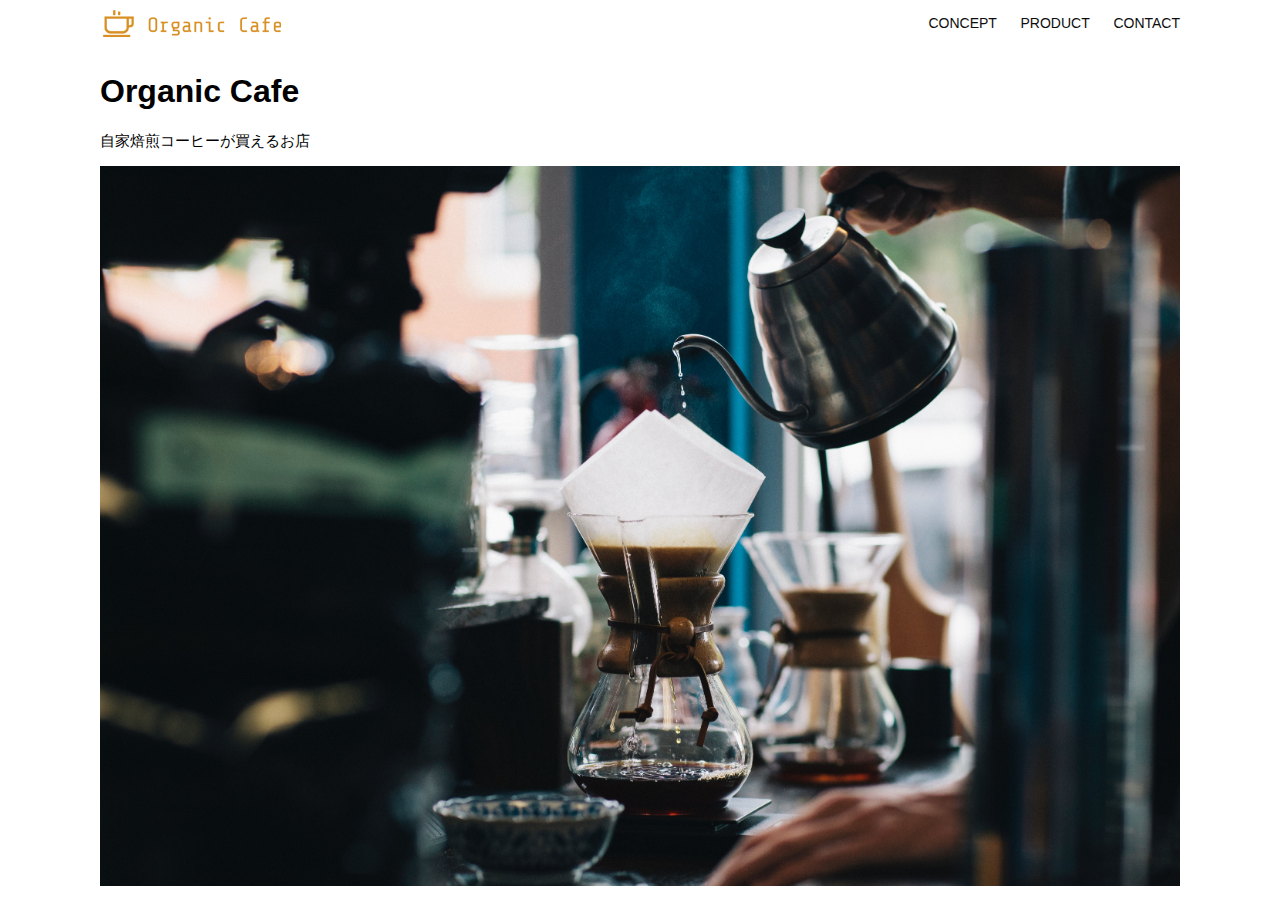
<file: kadai_013/index.html>
<!DOCTYPE html>
<html>
  <head>
    <title>Organic Cafe</title>
    <meta charset="UTF-8" />
    <meta
      name="description"
      content="自家焙煎のコーヒーがお家で楽しめるOrganic Cafe"
    />
    <meta name="viewport" content="width=device-width, initial-scale=1.0" />
    <link rel="stylesheet" href="style.css" />
  </head>
  <body>
    <!-- ヘッダー -->
    <header>
      <!-- ロゴ -->
      <a href="index.html" id="logo"
        ><img src="images/logo.png" alt="トップページに戻る"
      /></a>

      <!-- PC用ナビゲーション -->
      <nav id="nav-pc">
        <a href="index.html#concept">CONCEPT</a>
        <a href="index.html#product">PRODUCT</a>
        <a href="index.html#contact">CONTACT</a>
      </nav>

      <!-- スマホ用メニューボタン -->
      <img id="menu-sp" src="images/button-menu.png" alt="ナビゲーションを開く" onclick="document.getElementById('nav-sp').style.display = 'block'">

      <!-- スマホ用ナビゲーション -->
      <nav id="nav-sp">
        <img id="close" src="images/button-close.png" alt="ナビゲーションを閉じる" onclick="document.getElementById('nav-sp').style.display = 'none'">
        <a id="logo-sp" href="index.html" onclick="document.getElementById('nav-sp').style.display = 'none'"><img src="images/logo-sp.png" alt="トップページに戻る"></a>
        <a class="menu" href="index.html#concept" onclick="document.getElementById('nav-sp').style.display = 'none'">CONCEPT</a>
        <a class="menu" href="index.html#product" onclick="document.getElementById('nav-sp').style.display = 'none'">PRODUCT</a>
        <a class="menu" href="index.html#contact" onclick="document.getElementById('nav-sp').style.display = 'none'">CONTACT</a>
      </nav>
    </header>
    <main>
      <article>
        <!-- メインビジュアル -->
        <section id="main-visual">
          <div id="main-message">
            <h1>Organic Cafe</h1>
            <p>自家焙煎コーヒーが買えるお店</p>
          </div>
          <img
            src="images/main-image.jpg"
            alt="コーヒーをハンドドリップで淹れる画像"
          />
        </section>
      </article>
    </main>
  </body>
</html>
</file>
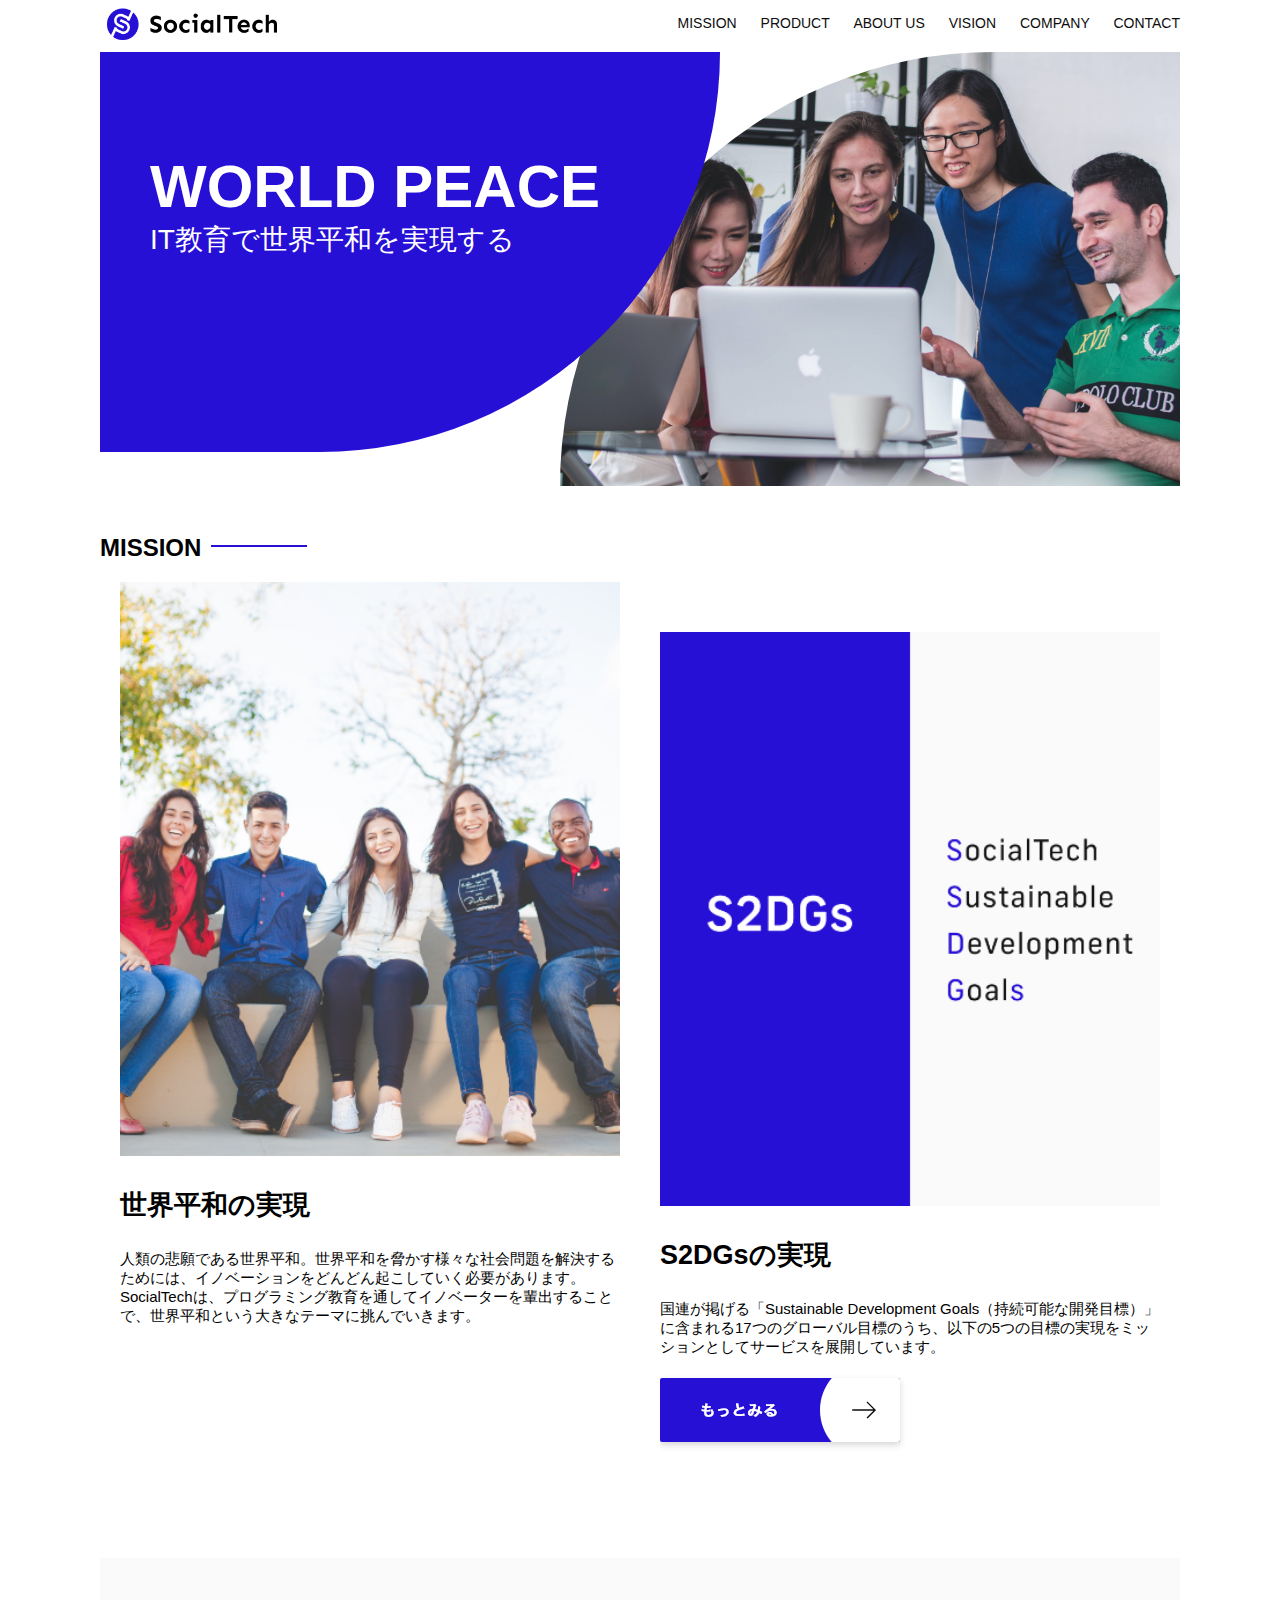
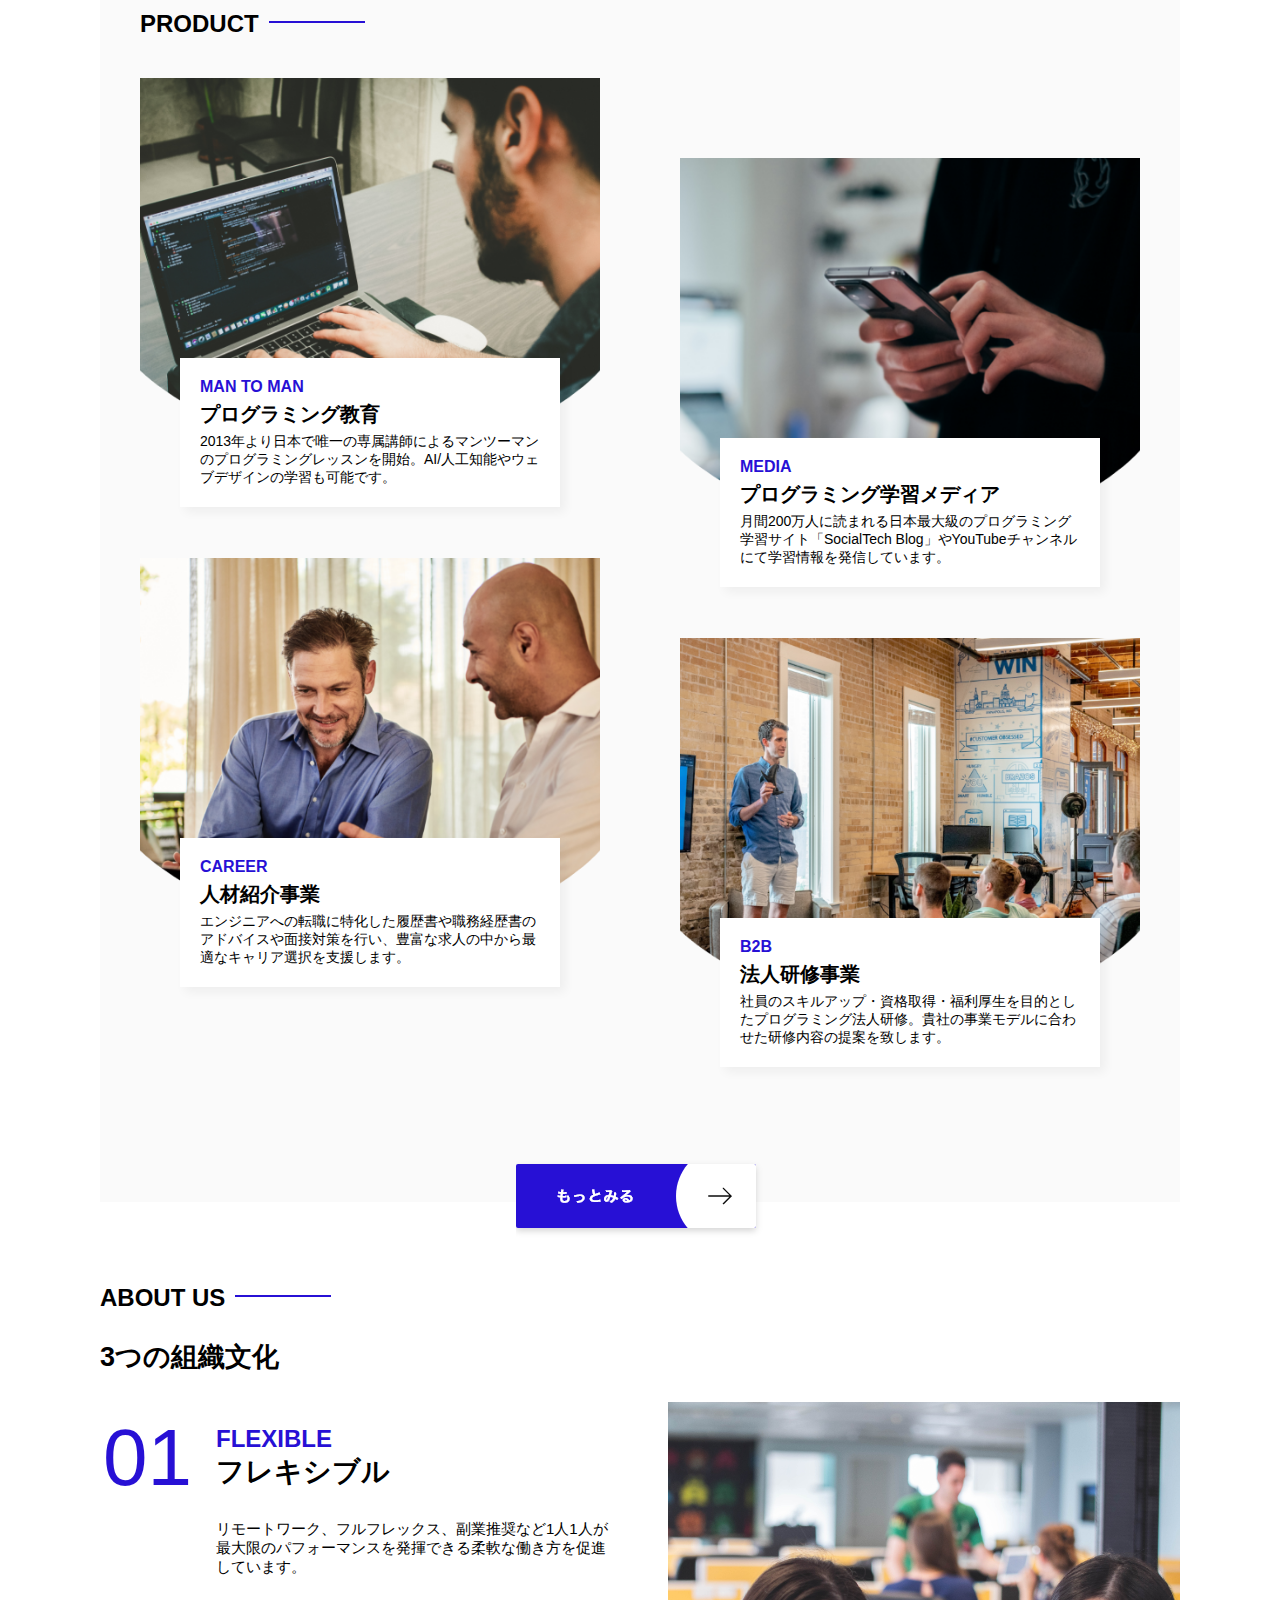
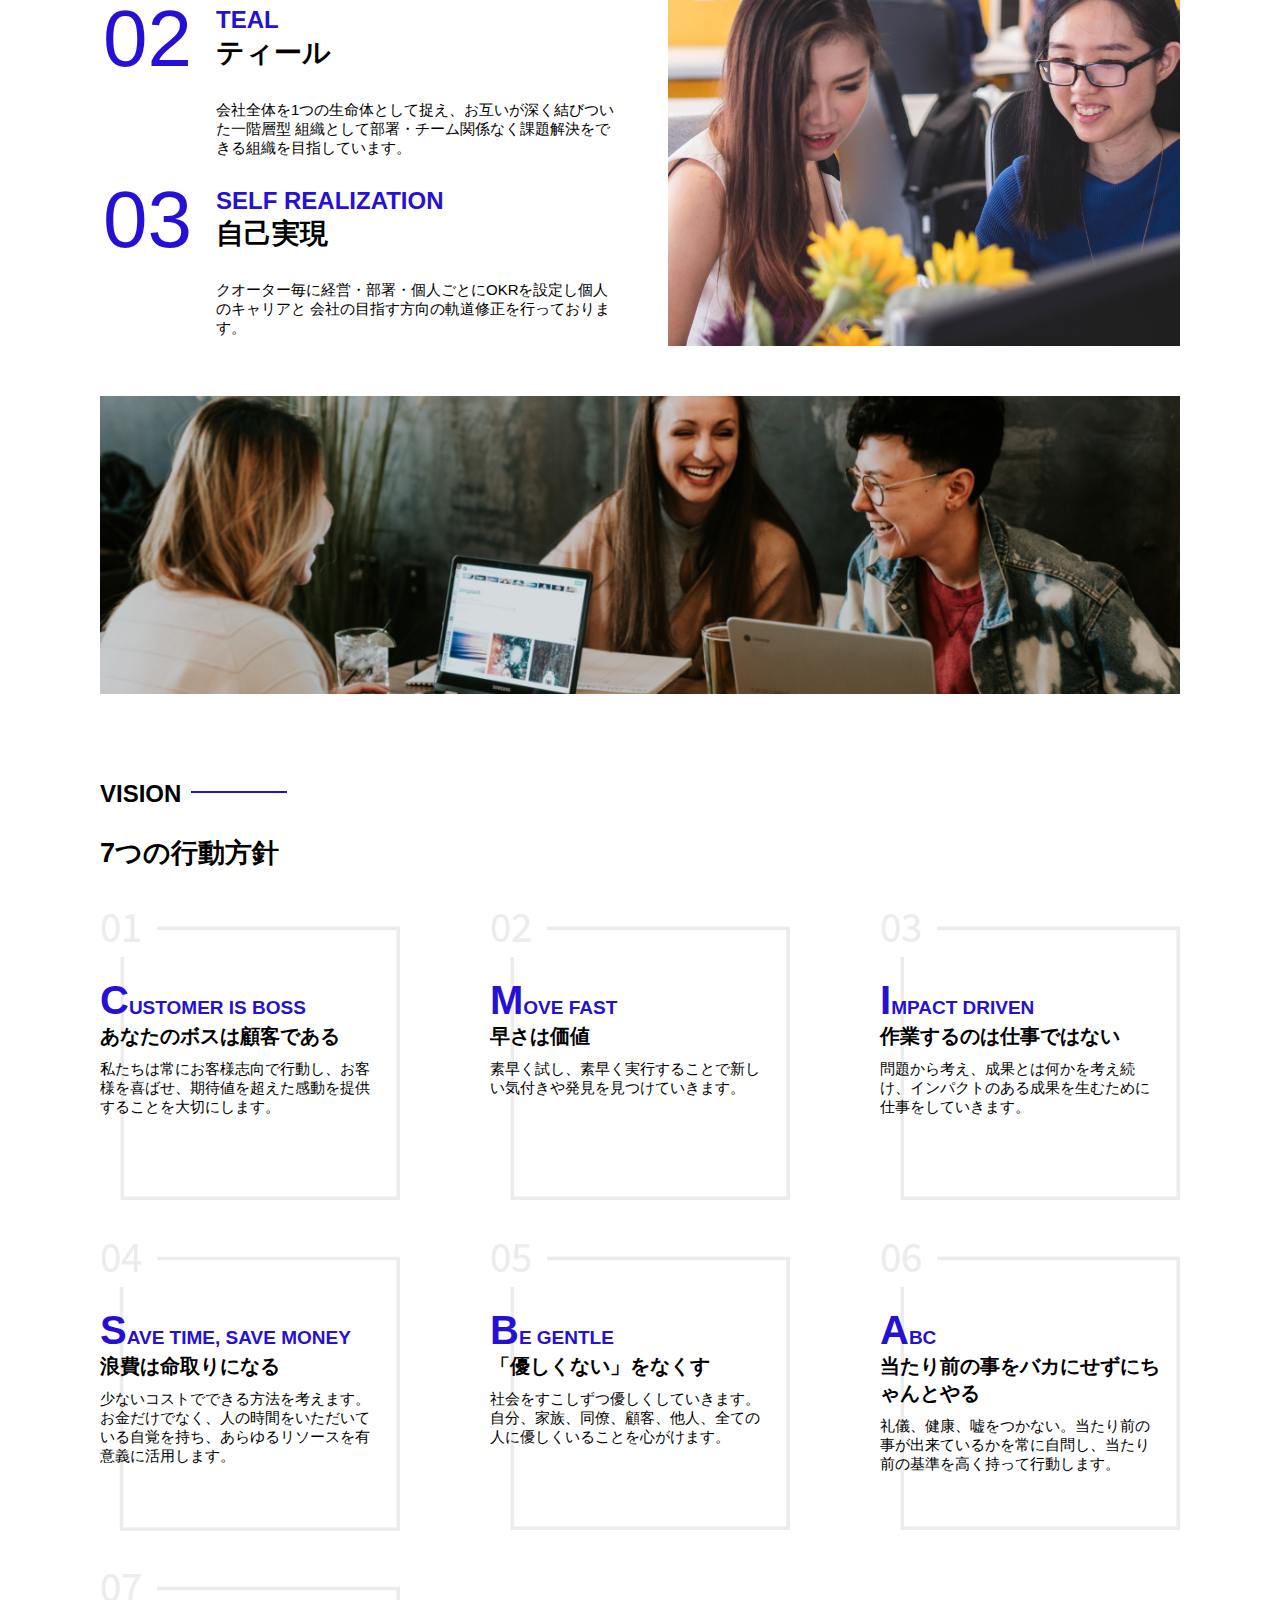
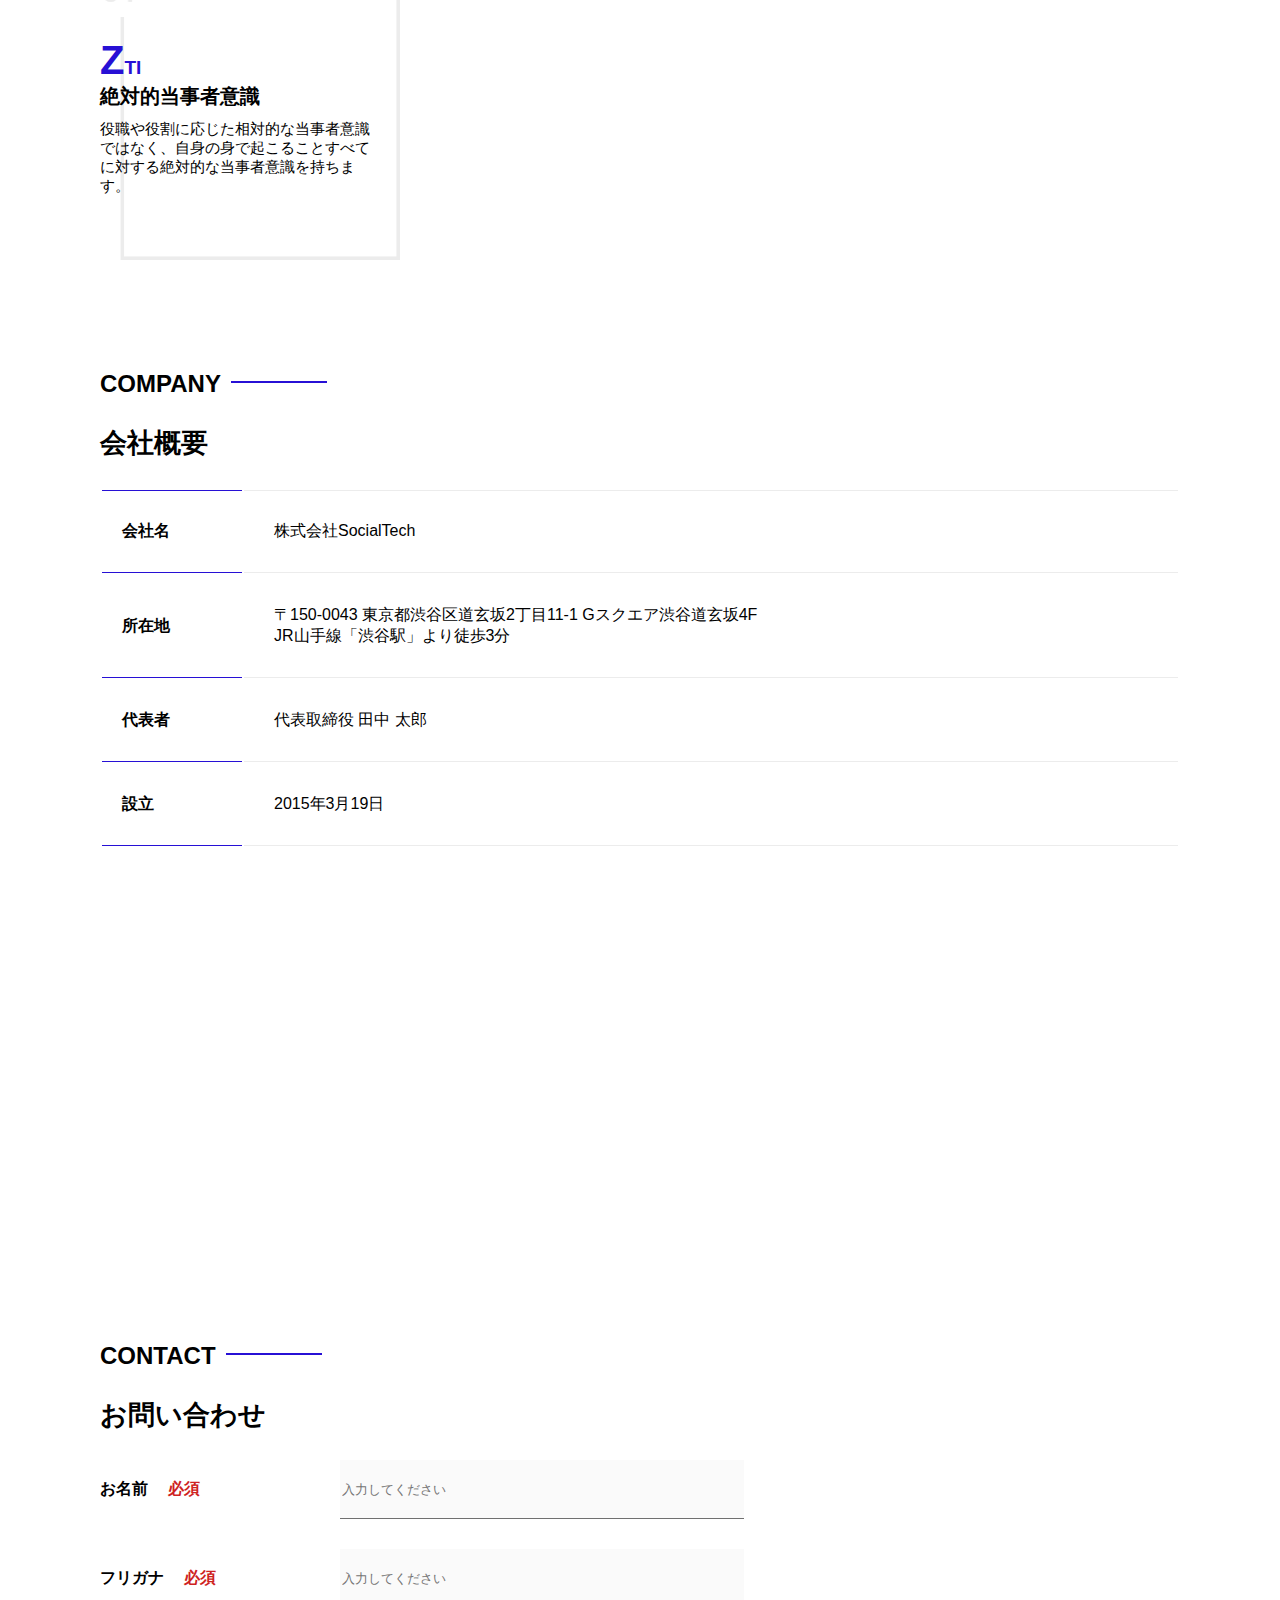
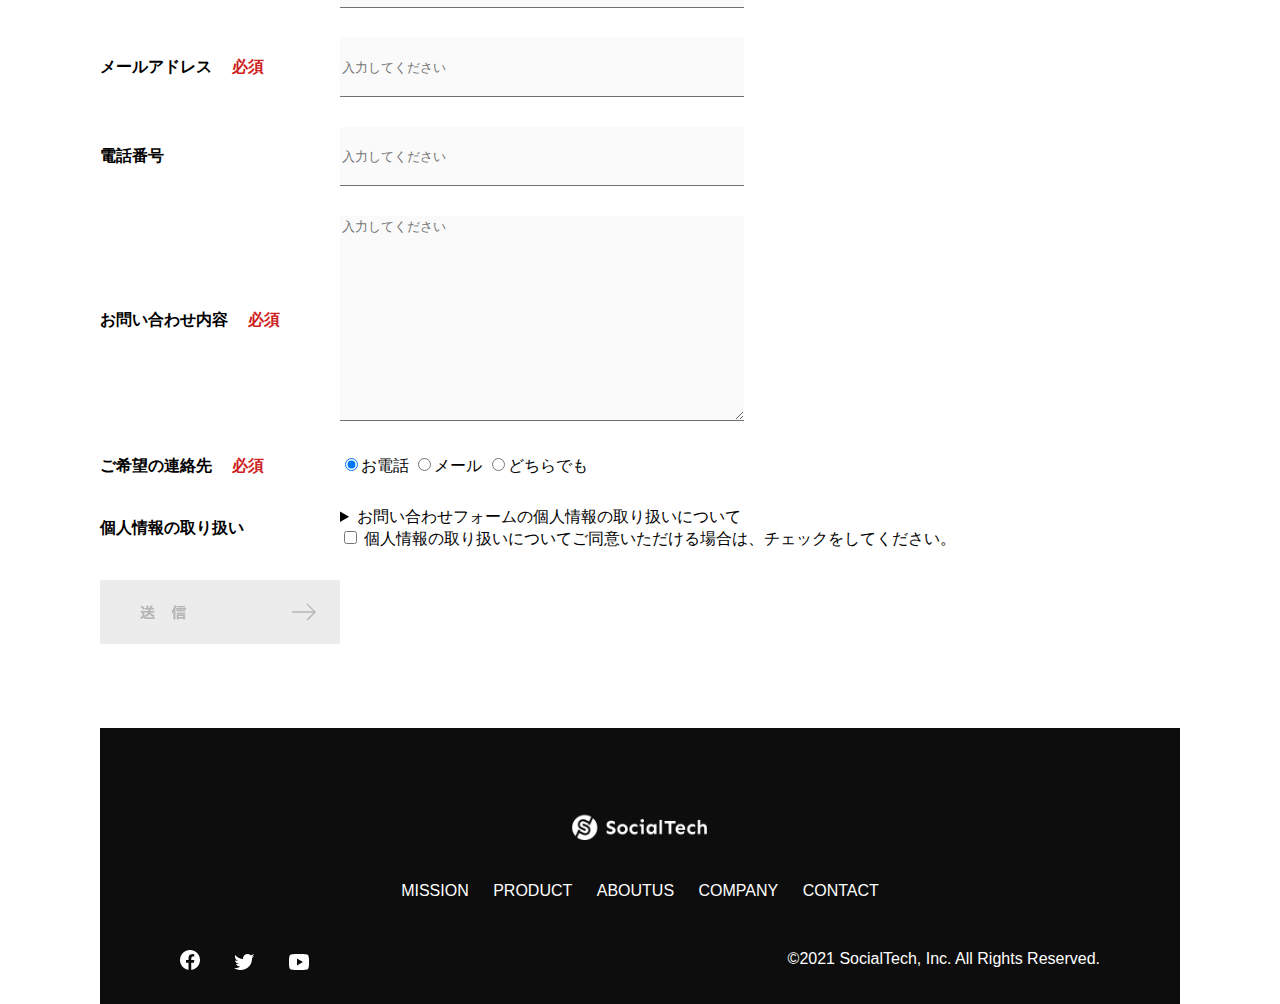
<file: kadai_tutorial_output/index.html>
<!DOCTYPE html>
<html lang="ja">
<head>
  <title>SocialTech</title>
  <meta charset="UTF-8">
  <meta name="description" content="SocialTechはEdTech業界のリーディングカンパニーを目指します。">
  <meta name="viewport" content="width=device-width,initial-scale=1.0">
  <link rel="stylesheet" href="style.css">
</head>
<body>
  <!-- ヘッダー -->
  <header>
    <!-- ロゴ -->
    <a href="index.html"><img src="images/logo.png" alt="トップページに戻る"></a>

    <!-- PC用ナビゲーション -->
    <nav id="nav-pc">
      <a href="mission.html">MISSION</a>
      <a href="product.html">PRODUCT</a>
      <a href="index.html#aboutus">ABOUT US</a>
      <a href="index.html#vision">VISION</a>
      <a href="index.html#company">COMPANY</a>
      <a href="index.html#contact">CONTACT</a>
    </nav>
    <!-- スマホメニューボタン -->
    <img id="menu-sp" src="images/button-menu.png" alt="ナビゲーションを開く" onclick="document.getElementById('nav-sp').style.display = 'block'">

      <!-- スマホ用ナビゲーション -->
      <nav id="nav-sp">
        <img id="close" src="images/button-close.png" alt="ナビゲーションを閉じる" onclick="document.getElementById('nav-sp').style.display = 'none'">
        <a id="logo-sp" href="index.html" onclick="document.getElementById('nav-sp').style.display = 'none'"><img src="images/logo-sp.png" alt="トップページに戻る"></a>
        <a class="menu" href="mission.html" onclick="document.getElementById('nav-sp').style.display = 'none'">MISSION</a>
        <a class="menu" href="product.html" onclick="document.getElementById('nav-sp').style.display = 'none'">PRODUCT</a>
        <a class="menu" href="index.html#aboutus" onclick="document.getElementById('nav-sp').style.display = 'none'">ABOUTUS</a>
        <a class="menu" href="index.html#vision" onclick="document.getElementById('nav-sp').style.display = 'none'">VISION</a>
        <a class="menu" href="index.html#company" onclick="document.getElementById('nav-sp').style.display = 'none'">COMPANY</a>
        <a class="menu" href="index.html#contact" onclick="document.getElementById('nav-sp').style.display = 'none'">CONTACT</a>
        <div id="sns">
          <a href="https://www.facebook.com/sejuku2013"><img src="images/button-facebook.png" alt="Facebookのリンク"></a>
          <a href="https://twitter.com/samuraijuku"><img src="images/button-twitter.png" alt="Twitterのリンク"></a>
          <a href="https://www.youtube.com/channel/UCCFOQO5aDK0xXam4cUQXT8g"><img src="images/button-youtube.png" alt="YouTubeのリンク"></a>
        </div>
      </nav>
  </header>
  <main>
    <article>
      <!-- メインビジュアル -->
      <section id="main-visual">
        <div id="main-message">
          <h1>WORLD PEACE</h1>
          <p>IT教育で世界平和を実現する</p>
        </div>
        <img src="images/index/index-main.png" alt="PCの周りに集まる多国籍の仲間たち">
      </section>
      <!--ミッション-->
      <section id="mission">
        <h2 class="index-h2">MISSION</h2>
        <div id="mission-flex">
          <div>
            <img id="mission-photo" src="images/index/index-mission.png" alt="屋外のベンチで写真を撮影する多国籍の仲間たち">
            <h3>世界平和の実現</h3>
            <p>
              人類の悲願である世界平和。世界平和を脅かす様々な社会問題を解決するためには、イノベーションをどんどん起こしていく必要があります。SocialTechは、プログラミング教育を通してイノベーターを輩出することで、世界平和という大きなテーマに挑んでいきます。
            </p>
          </div>
          <div>
            <img id="s2dgs" src="images/index/s2dgs.png" alt="S2DGs">
            <h3>S2DGsの実現</h3>
            <p>
              国連が掲げる「Sustainable Development Goals（持続可能な開発目標）」に含まれる17つのグローバル目標のうち、以下の5つの目標の実現をミッションとしてサービスを展開しています。
            </p>
            <a href="mission.html">
              <img src="images/button-more.png" alt="もっとみる">
            </a>
          </div>
        </div>
      </section>
      <!-- プロダクト -->
      <section id="product">
        <h2 class="index-h2">PRODUCT</h2>
        <div>
          <div id="product-left">
            <div>
              <img class="product-photo" src="images/index/index-mantoman.png" alt="PCでコードを書く男性">
              <div class="product-explain">
                <span>MAN TO MAN</span>
                <h3>プログラミング教育</h3>
                <p>2013年より日本で唯一の専属講師によるマンツーマンのプログラミングレッスンを開始。AI/人工知能やウェブデザインの学習も可能です。</p>
              </div>
            </div>
            <div>
              <img class="product-photo" src="images/index/index-career.png" alt="笑顔で話し合う2人の男性">
              <div class="product-explain">
                <span>CAREER</span>
                <h3>人材紹介事業</h3>
                <p>エンジニアへの転職に特化した履歴書や職務経歴書のアドバイスや面接対策を行い、豊富な求人の中から最適なキャリア選択を支援します。</p>
              </div>
            </div>
          </div>
          <div id="product-right">
            <div>
              <img class="product-photo" src="images/index/index-media.png" alt="スマートフォンを操作する人">
              <div class="product-explain">
                <span>MEDIA</span>
                <h3>プログラミング学習メディア</h3>
                <p>月間200万人に読まれる日本最大級のプログラミング学習サイト「SocialTech Blog」やYouTubeチャンネルにて学習情報を発信しています。</p>
              </div>
            </div>
            <div>
              <img class="product-photo" src="images/index/index-b2b.png" alt="講演中の男性とそれを聴く人々">
              <div class="product-explain">
                <span>B2B</span>
                <h3>法人研修事業</h3>
                <p>社員のスキルアップ・資格取得・福利厚生を目的としたプログラミング法人研修。貴社の事業モデルに合わせた研修内容の提案を致します。</p>
              </div>
            </div>
          </div>
        </div>
        <div>
          <a id="product-more" href="product.html">
            <img src="images/button-more.png" alt="もっとみる">
          </a>
        </div>
      </section>
      <!-- ABOUT US -->
      <section id="aboutus">
        <h2 class="index-h2">ABOUT US</h2>
        <h3>3つの組織文化</h3>
        <div>
          <table class="culture-table">
            <tr>
              <td>
                <span class="culture-num">01</span>
              </td>
              <td>
                <span class="culture-en">FLEXIBLE</span>
                <span class="culture-jp">フレキシブル</span>
              </td>
            </tr>
            <tr>
              <td>
                <!-- 空白のセル -->
              </td>
              <td>
                <p class="culture-description">
                  リモートワーク、フルフレックス、副業推奨など1人1人が最大限のパフォーマンスを発揮できる柔軟な働き方を促進しています。
                </p>
              </td>
            </tr>
            <tr>
              <td>
                <span class="culture-num">02</span>
              </td>
              <td>
                <span class="culture-en">TEAL</span>
                <span class="culture-jp">ティール</span>
              </td>
            </tr>
            <tr>
              <td>
                <!-- 空白のセル -->
              </td>
              <td>
                <p class="culture-description">
                  会社全体を1つの生命体として捉え、お互いが深く結びついた一階層型
                   組織として部署・チーム関係なく課題解決をできる組織を目指しています。
                </p>
              </td>
            </tr>
            <tr>
              <td>
                <span class="culture-num">03</span>
              </td>
              <td>
                <span class="culture-en">SELF REALIZATION</span>
                <span class="culture-jp">自己実現</span>
              </td>
            </tr>
            <tr>
              <td>
                <!-- 空白のセル -->
              </td>
              <td>
                <p class="culture-description">
                  クオーター毎に経営・部署・個人ごとにOKRを設定し個人のキャリアと
                   会社の目指す方向の軌道修正を行っております。
                </p>
              </td>
            </tr>
          </table>
          <img class="culture-img" src="images/index/index-aboutus1.png" alt="笑顔で話し合う2人の女性">
        </div>
        <img class="culture-img2" src="images/index/index-aboutus2.png" alt="笑顔で話し合う3人の男女">
      </section>
      <!-- VISION -->
      <section id="vision">
        <h2 class="index-h2">VISION</h2>
        <h3>7つの行動方針</h3>
        <div>
          <div class="vision-box">
            <img src="images/index/vision-01.png" alt="01">
            <span>
              <h4>CUSTOMER IS BOSS</h4>
              <h5>あなたのボスは顧客である</h5>
              <p>私たちは常にお客様志向で行動し、お客様を喜ばせ、期待値を超えた感動を提供することを大切にします。</p>
            </span>
          </div>
          <div class="vision-box">
            <img src="images/index/vision-02.png" alt="02">
            <span>
              <h4>MOVE FAST</h4>
              <h5>早さは価値</h5>
              <p>素早く試し、素早く実行することで新しい気付きや発見を見つけていきます。</p>
            </span>
          </div>
          <div class="vision-box">
            <img src="images/index/vision-03.png" alt="03">
            <span>
              <h4>IMPACT DRIVEN</h4>
              <h5>作業するのは仕事ではない</h5>
              <p>問題から考え、成果とは何かを考え続け、インパクトのある成果を生むために仕事をしていきます。</p>
            </span>
          </div>
          <div class="vision-box">
            <img src="images/index/vision-04.png" alt="04">
            <span>
              <h4>SAVE TIME, SAVE MONEY</h4>
              <h5>浪費は命取りになる</h5>
              <p>少ないコストでできる方法を考えます。お金だけでなく、人の時間をいただいている自覚を持ち、あらゆるリソースを有意義に活用します。</p>
            </span>
          </div>
          <div class="vision-box">
            <img src="images/index/vision-05.png" alt="05">
            <span>
              <h4>BE GENTLE</h4>
              <h5>「優しくない」をなくす</h5>
              <p>社会をすこしずつ優しくしていきます。自分、家族、同僚、顧客、他人、全ての人に優しくいることを心がけます。</p>
            </span>
          </div>
          <div class="vision-box">
            <img src="images/index/vision-06.png" alt="06">
            <span>
              <h4>ABC</h4>
              <h5>当たり前の事をバカにせずにちゃんとやる</h5>
              <p>礼儀、健康、嘘をつかない。当たり前の事が出来ているかを常に自問し、当たり前の基準を高く持って行動します。</p>
            </span>
          </div>
          <div class="vision-box">
            <img src="images/index/vision-07.png" alt="07">
            <span>
              <h4>ZTI</h4>
              <h5>絶対的当事者意識</h5>
              <p>役職や役割に応じた相対的な当事者意識ではなく、自身の身で起こることすべてに対する絶対的な当事者意識を持ちます。</p>
            </span>
          </div>
        </div>
      </section>
      <!-- COMPANY -->
      <section id="company">
        <h2 class="index-h2">COMPANY</h2>
        <h3>会社概要</h3>
        <table id="company-table">
          <tr>
            <th class="tableheader-first">会社名</th>
            <td class="cell-first">株式会社SocialTech</td>
          </tr>
          <tr>
            <th class="tableheader">所在地</th>
            <td class="cell">〒150-0043 東京都渋谷区道玄坂2丁目11-1 Gスクエア渋谷道玄坂4F<br>JR山手線「渋谷駅」より徒歩3分</td>
          </tr>
          <tr>
            <th class="tableheader">代表者</th>
            <td class="cell">代表取締役 田中 太郎</td>
          </tr>
          <tr>
            <th class="tableheader">設立</th>
            <td class="cell">2015年3月19日</td>
          </tr>
        </table>
        <iframe 
          src="https://www.google.com/maps/embed?pb=!1m18!1m12!1m3!1d3241.786661515823!2d139.69514858941034!3d35.65762747642366!2m3!1f0!2f0!3f0!3m2!1i1024!2i768!4f13.1!3m3!1m2!1s0x60188be0535d9a81%3A0xb09a6e9018e3debd!2z44CSMTUwLTAwNDMg5p2x5Lqs6YO95riL6LC35Yy66YGT546E5Z2C77yS5LiB55uu77yR77yR4oiS77yR!5e0!3m2!1sja!2sjp!4v1719830729973!5m2!1sja!2sjp"
          style="border:0;" allowfullscreen="" loading="lazy">
        </iframe>
      </section>
      <!-- お問い合わせフォーム -->
      <section id="contact">
        <h2 class="index-h2">CONTACT</h2>
        <h3>お問い合わせ</h3>
        <form action="https://api.staticforms.xyz/submit" method="post">
            <input type="text" name="honeypot" style="display:none">
            <input type="hidden" name="accessKey" value="47568820-ac6e-4e1b-9e4f-e225bcaaea18">
            <input type="hidden" name="subject" value="Webサイトからお問い合わせがありました">
            <input type="hidden" name="replyTo" value="iol3xy0@gmail.com">
            <input type="hidden" name="redirectTo" value="">               
          <div>
            <div class="contact-heading">
              <label class="contact-label">お名前<span class="contact-span">必須</span></label>
            </div>
            <div>
              <input type="text" name="name" placeholder="入力してください" class="contact-textbox">
            </div>
          </div>
          <div>
            <div class="contact-heading">
              <label class="contact-label">フリガナ<span class="contact-span">必須</span></label>
            </div>
            <div>
              <input type="text" name="hurigana" placeholder="入力してください" class="contact-textbox">
            </div>
          </div>
          <div>
            <div class="contact-heading">
              <label class="contact-label">メールアドレス<span class="contact-span">必須</span></label>
            </div>
            <div>
              <input type="text" name="email" placeholder="入力してください" class="contact-textbox">
            </div>
          </div>
          <div>
            <div class="contact-heading">
              <label class="contact-label">電話番号</label>
            </div>
            <div>
              <input type="text" name="tel" placeholder="入力してください" class="contact-textbox">
            </div>
          </div>
          <div>
            <div class="contact-heading">
              <label class="contact-label">お問い合わせ内容<span class="contact-span">必須</span></label>
            </div>
            <div>
              <textarea class="contact-textarea" placeholder="入力してください" name="message"></textarea>
            </div>
          </div>
          <div>
            <div class="contact-heading">
              <label class="contact-label">ご希望の連絡先<span class="contact-span">必須</span></label>
            </div>
            <div>
              <input  class="radiobutton" type="radio"  value="tel" name="contact"  checked><label>お電話</label>
              <input  class="radiobutton" type="radio"  value="mail" name="contact"><label>メール</label>
              <input  class="radiobutton" type="radio"  value="both" name="contact"><label>どちらでも</label>
            </div>
          </div>
          <div>
            <div class="contact-heading">
              <label class="contact-label">個人情報の取り扱い</label>
            </div>
            <div>
              <details>
                <summary>お問い合わせフォームの個人情報の取り扱いについて</summary>
                <div>
                  <span>１．組織の名称又は氏名</span><br>
                   株式会社SocialTech<br><br>
                   <span>２．個人情報保護管理者（若しくはその代理人）の氏名又は職名、所属及び連絡先
                     鈴木 一郎 コーポレート部</span><br>
                   メールアドレス：support@socialtech.net<br>
                   TEL：03-xxxx-xxxx<br>
                   <span>３．個人情報の利用目的</span><br>
                   ・本サービス及び本サービスに関連する情報の提供又はそれらに関する連絡のため<br>
                   ・ユーザーの本人確認のため<br>
                   ・当社サービスのご案内のため<br>
                   ・当社の商品等の広告または宣伝（電子メールによるものを含むものとします。）<br><br>
                   <span>４．個人情報の取り扱い業務の委託</span><br>
                   個人情報の取扱業務の全部または一部を外部に業務委託する場合があります。<br>
                   その際、弊社は、個人情報を適切に保護できる管理体制を敷き実行していることを条件として<br>
                   委託先を厳選したうえで、機密保持契約を委託先と締結し、お客様の個人情報を厳密に管理させます。<br><br>
                   <span>５．個人情報の開示等の請求</span><br>
                   お客様は、弊社に対してご自身の個人情報の開示等（利用目的の通知、開示、内容の訂正・追加・削除、利用の停止または消去、第三者への提供の停止）に関して、当社問合わせ窓口に申し出ることができます。<br>
                   その際、弊社はお客様ご本人を確認させていただいたうえで、合理的な期間内に対応いたします。<br><br>
                   なお、個人情報に関する弊社問合わせ先は、次の通りです。<br><br>
                   株式会社SocialTech　個人情報問合せ窓口<br>
                   〒150-0043　東京都渋谷区道玄坂2丁目11-1 Ｇスクエア渋谷道玄坂 4F<br>
                   メールアドレス：support@socialtech.net　TEL：03-xxxx-xxxx<br><br>
                   <span>６．個人情報を提供されることの任意性について</span><br><br>
                   お客様がご自身の個人情報を弊社に提供されるか否かは、お客様のご判断によりますが、もしご提供されない場合には、適切なサービスが提供できない場合がありますので予めご了承ください。
                </div>
              </details>
              <input type="checkbox" name="agree">
              <span>個人情報の取り扱いについてご同意いただける場合は、チェックをしてください。</span>
            </div>
          </div>
          <input type="image" src="images/button-submit.png" alt="送信する">
        </form>
      </section>
    </article>
    <footer>
      <div id="footer-logo">
        <img src="images/logo-sp.png" alt="SocialTech">
      </div>
      <div id="footer-link">
        <a href="mission.html">MISSION</a>
        <a href="product.html">PRODUCT</a>
        <a href="index.html#aboutus">ABOUTUS</a>
        <a href="index.html#company">COMPANY</a>
        <a href="index.html#contact">CONTACT</a>
      </div>
      <div id="sns-footer">
        <a href="https://www.facebook.com/sejuku2013"><img src="images/button-facebook.png" alt="Facebookのリンク"></a>
        <a href="https://twitter.com/samuraijuku"><img src="images/button-twitter.png" alt="Twitterのリンク"></a>
        <a href="https://www.youtube.com/channel/UCCFOQO5aDK0xXam4cUQXT8g"><img src="images/button-youtube.png" alt="YouTubeのリンク"></a>
        <span id="copyright">&copy;2021 SocialTech, Inc. All Rights Reserved.</span>
      </div>
    </footer>
  </main>
</body>
</html>
</file>
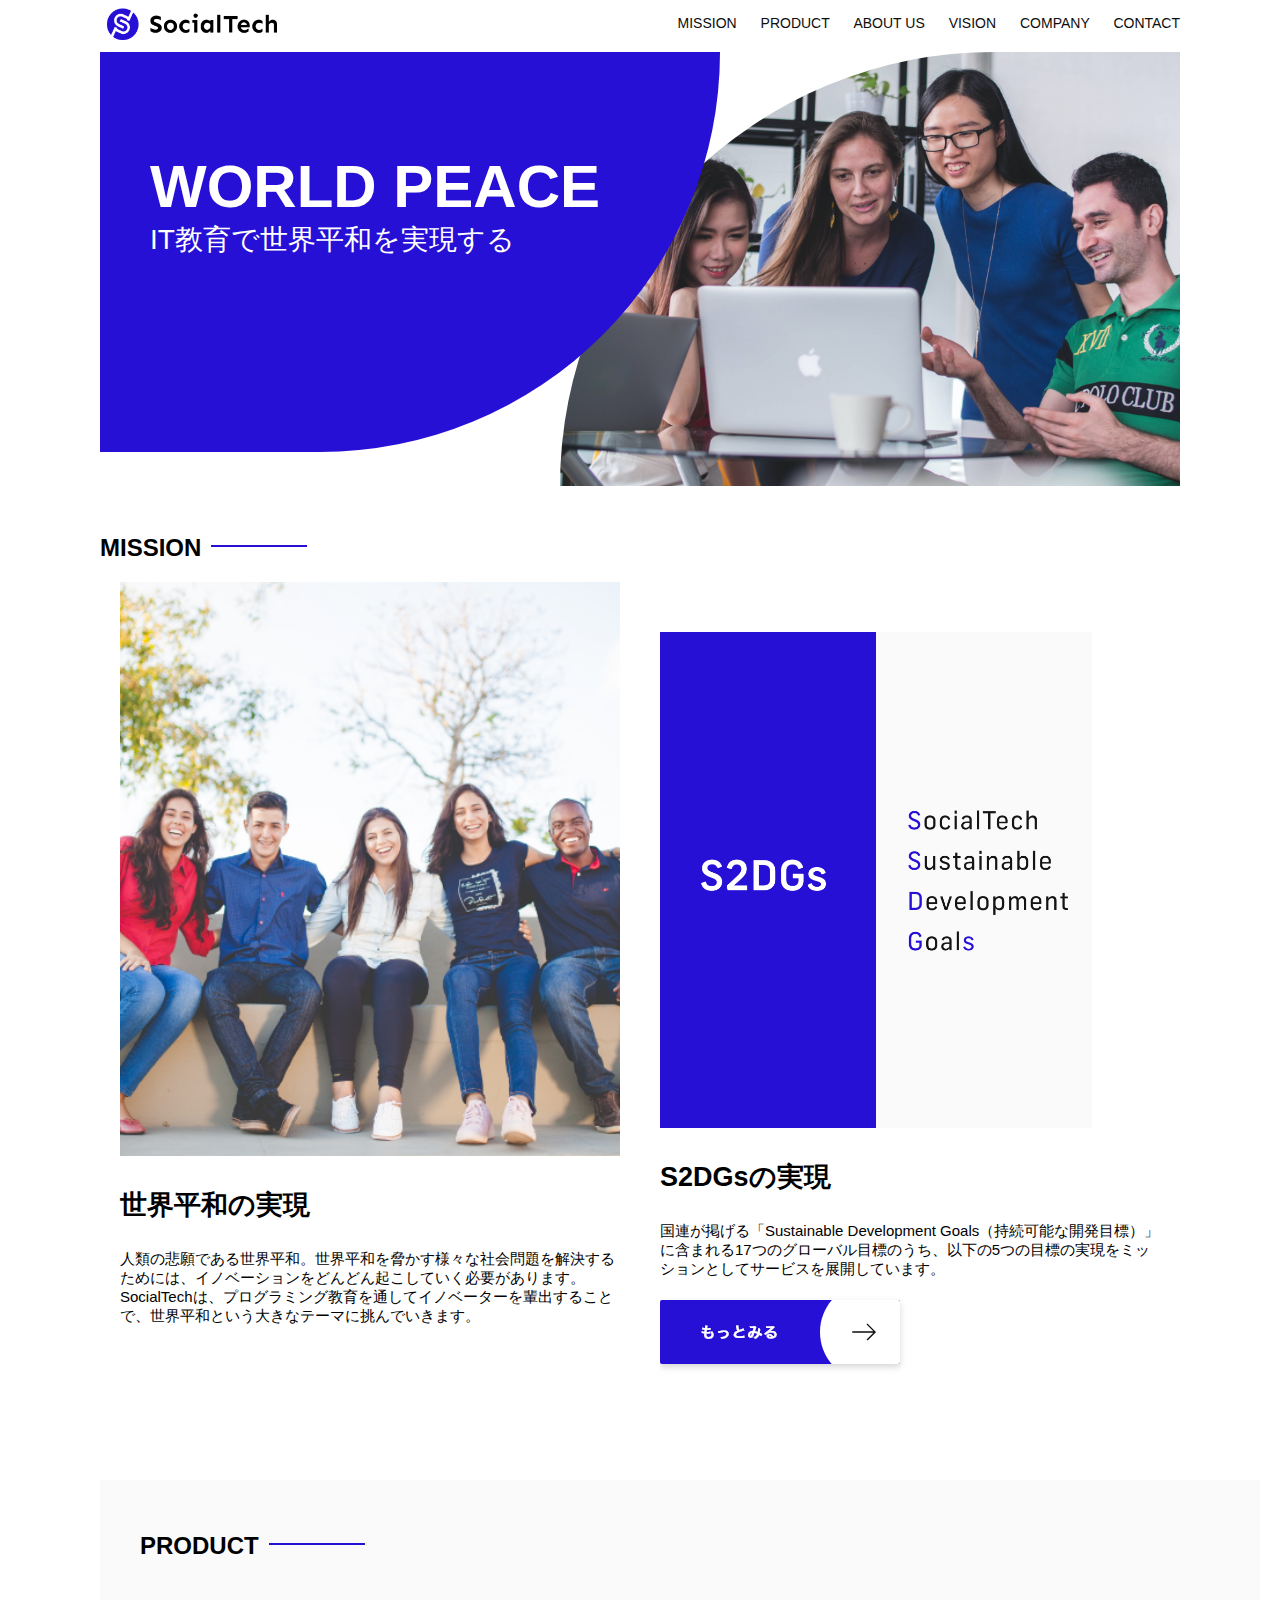
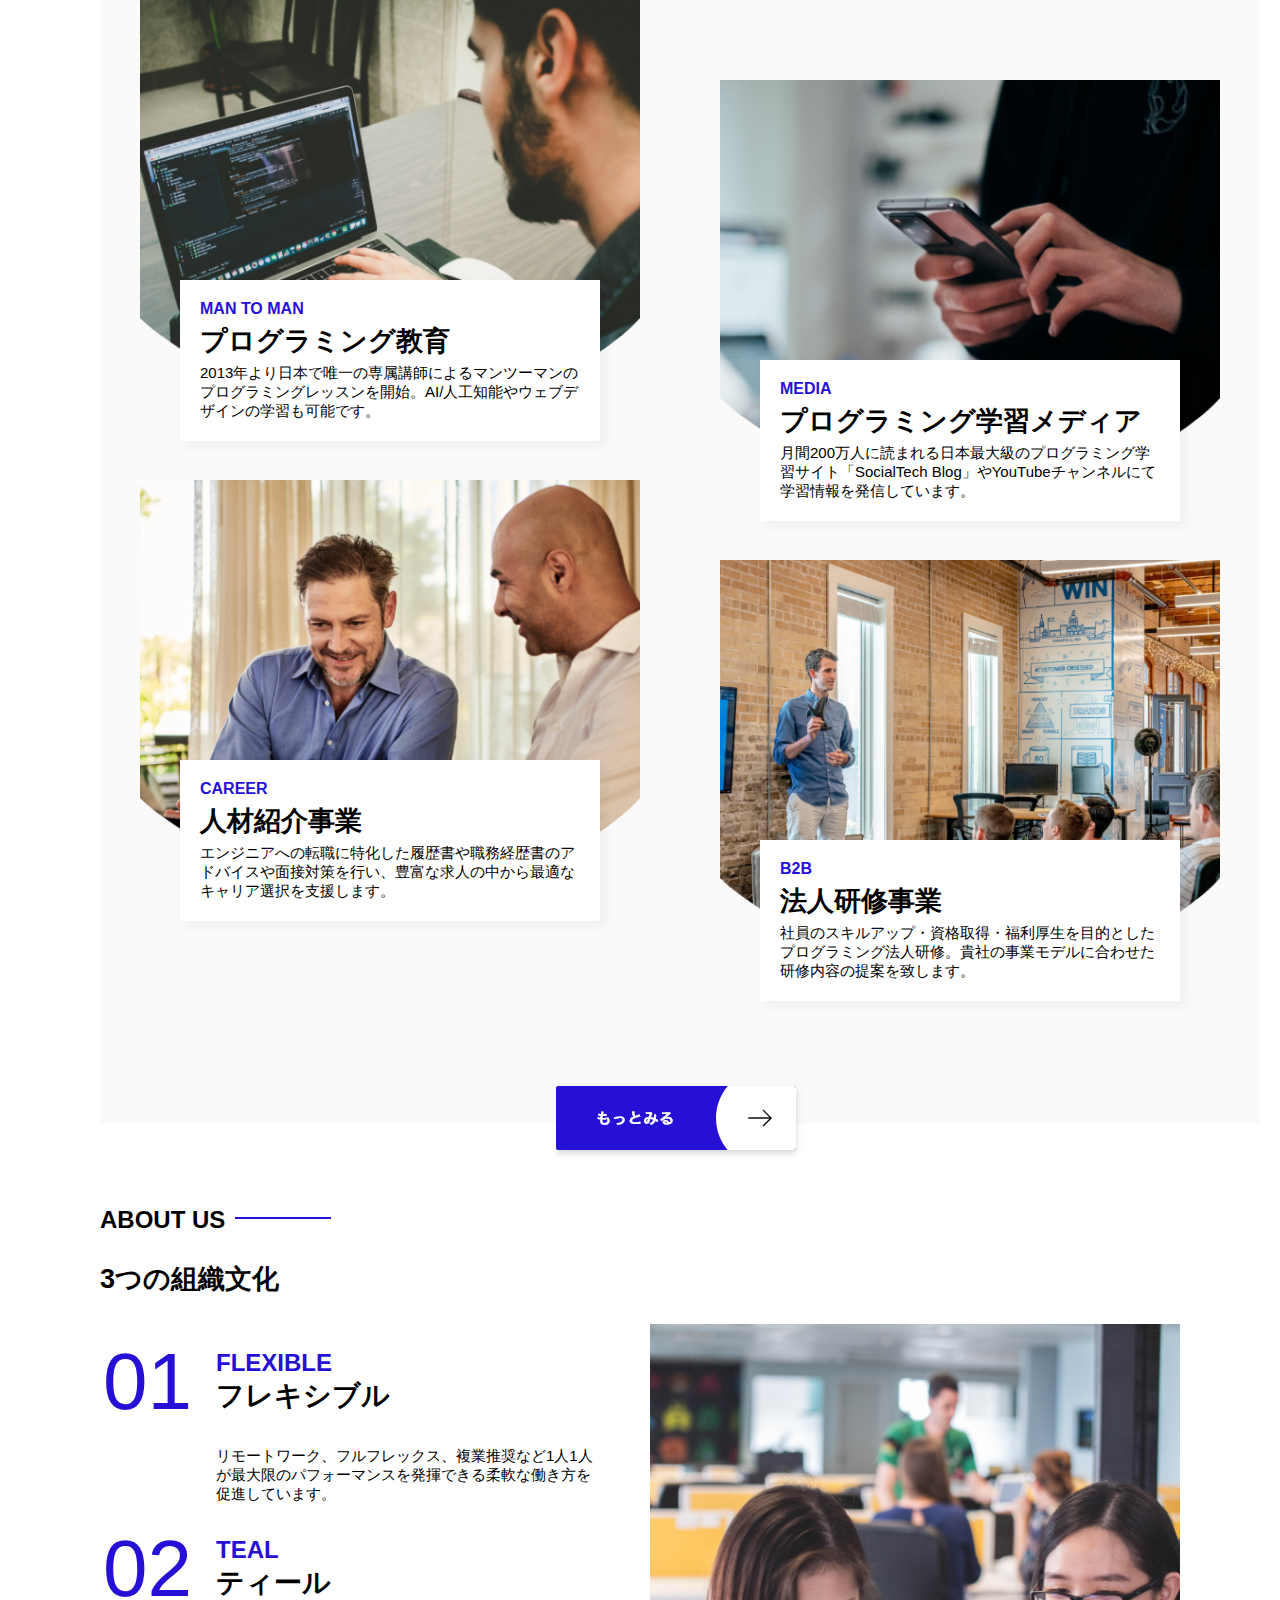
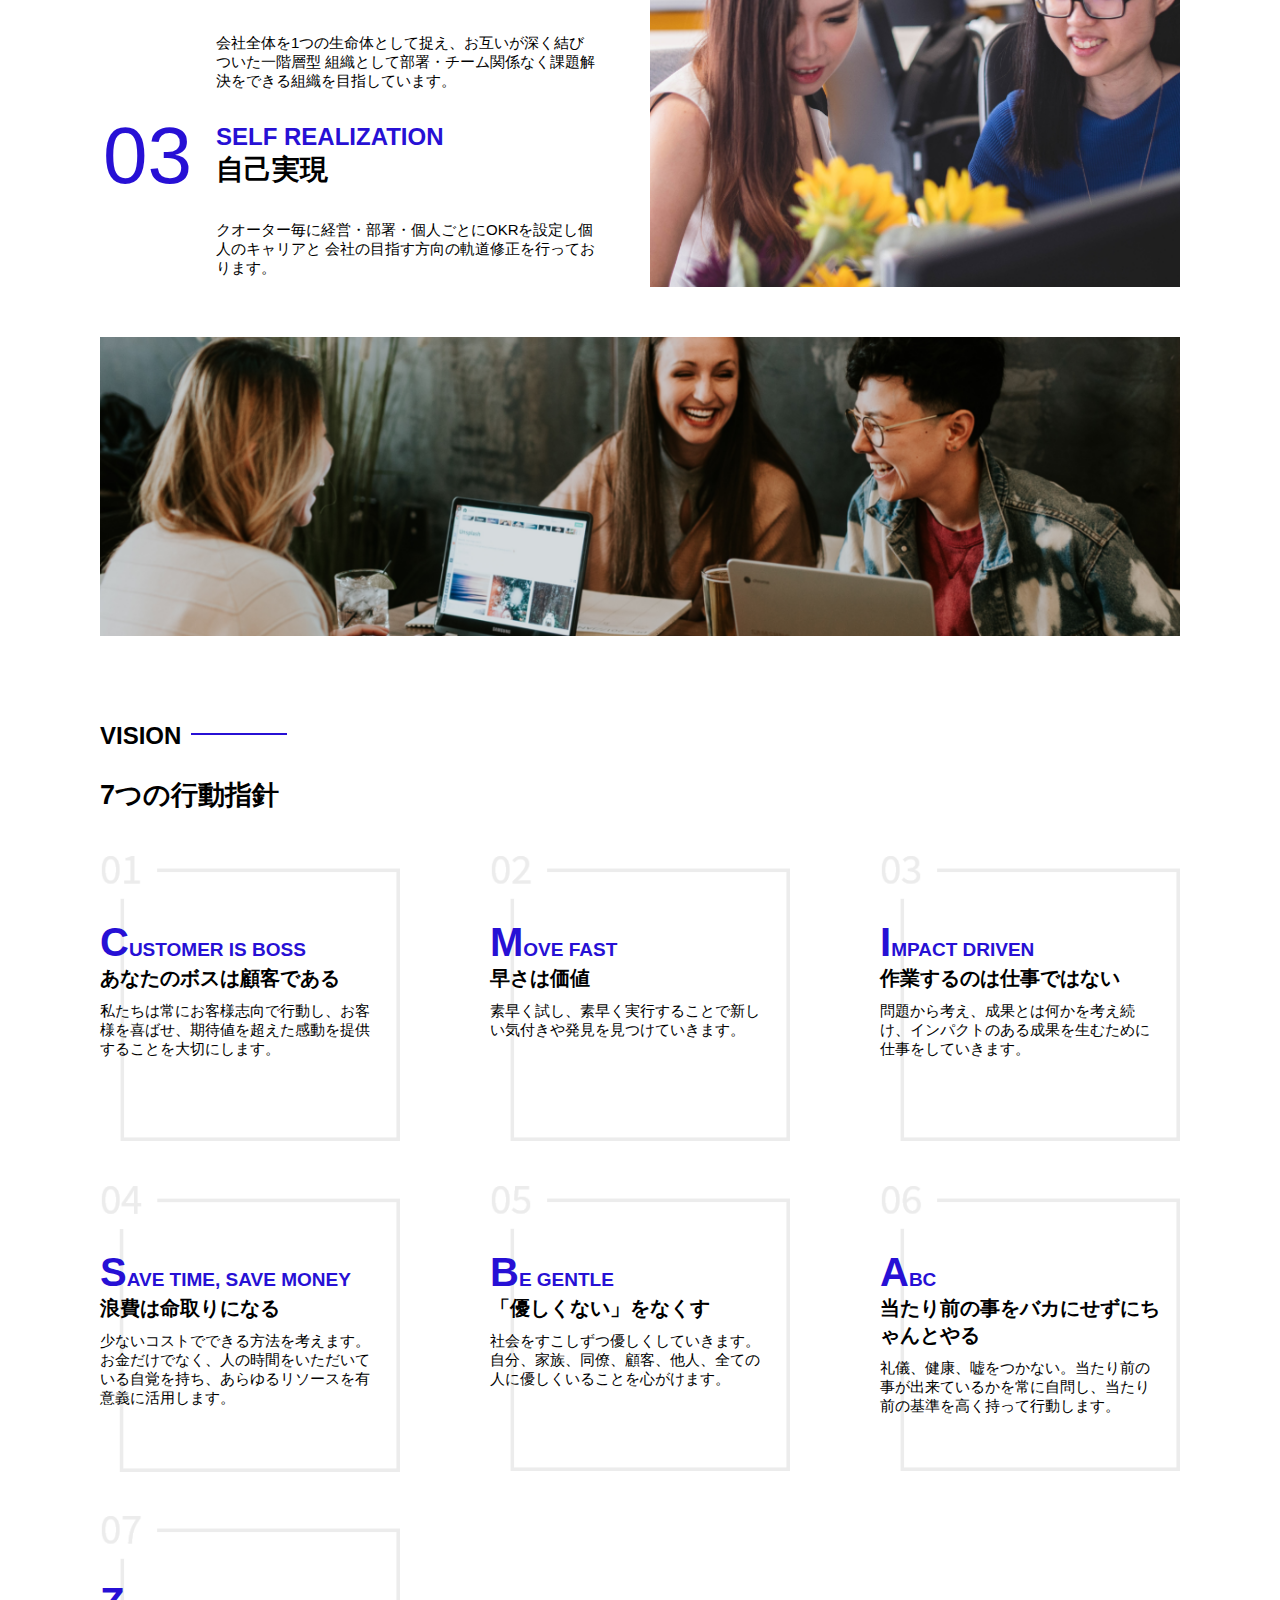
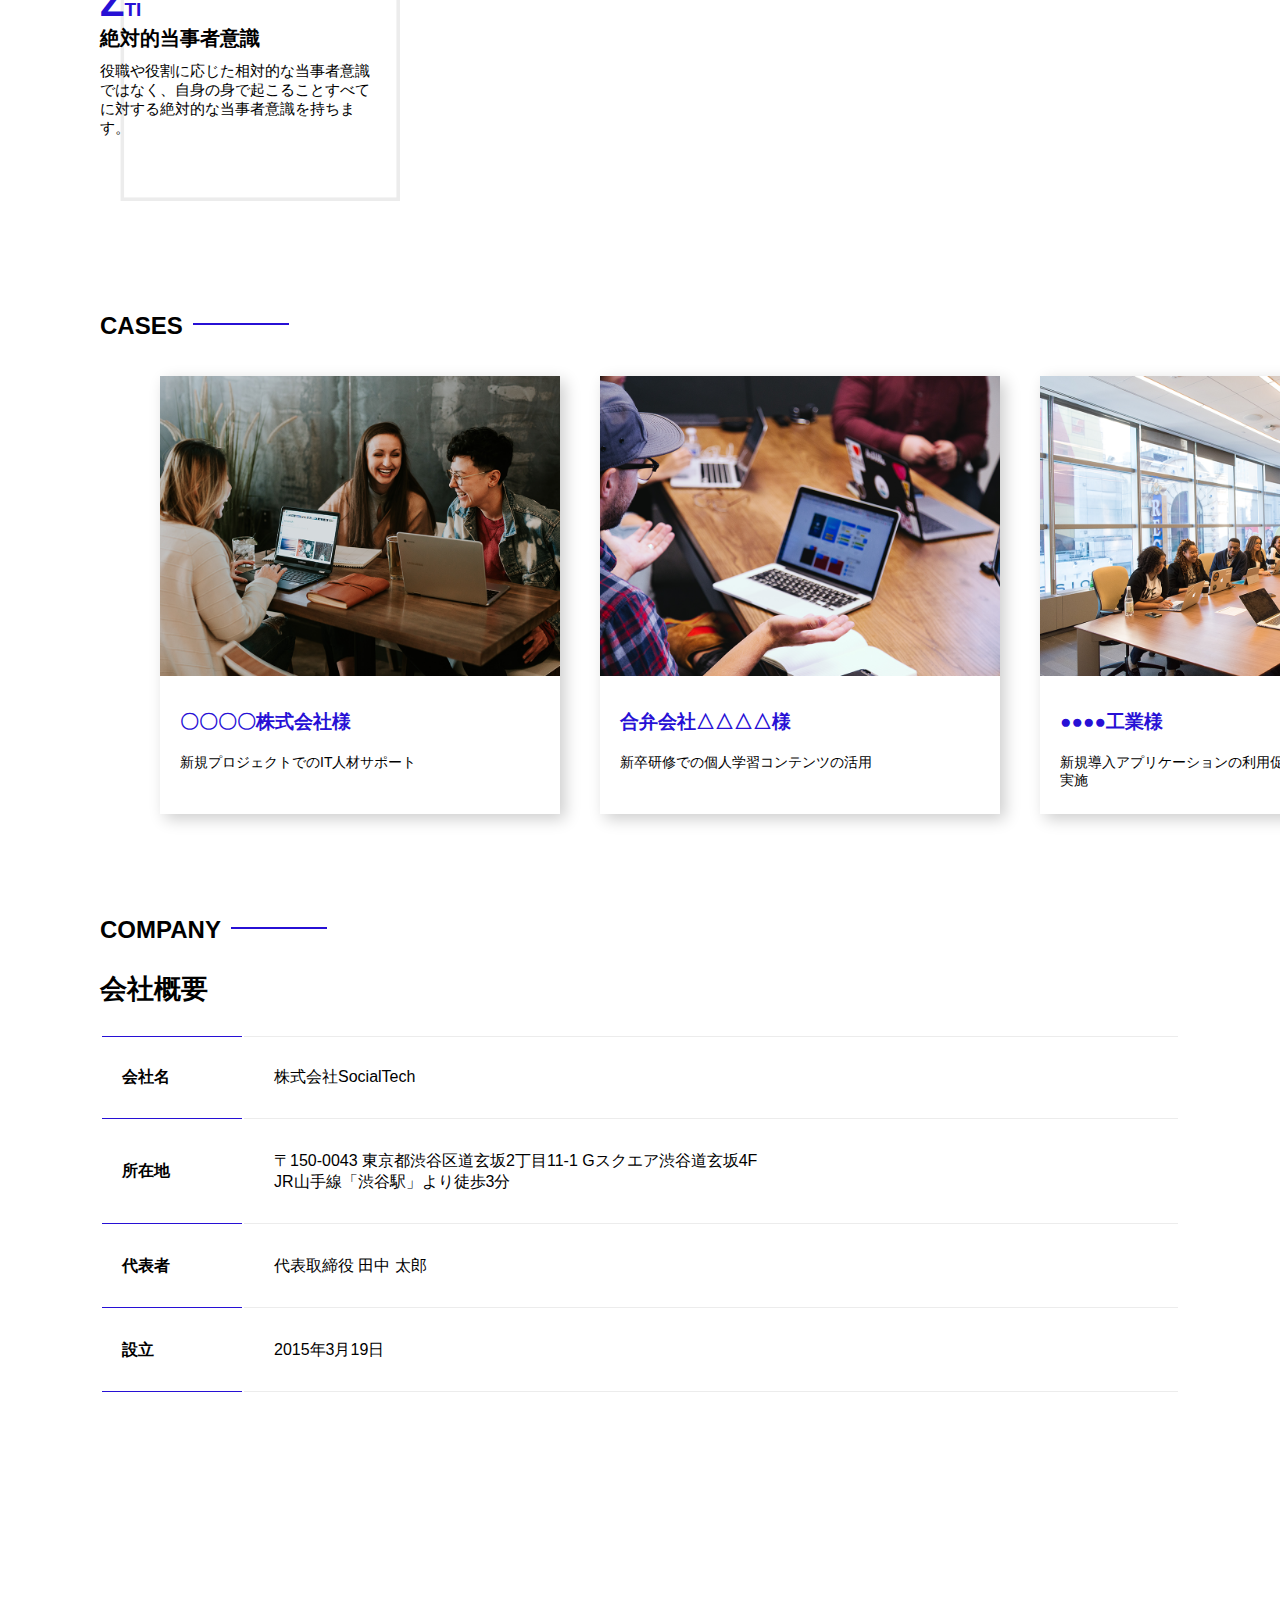
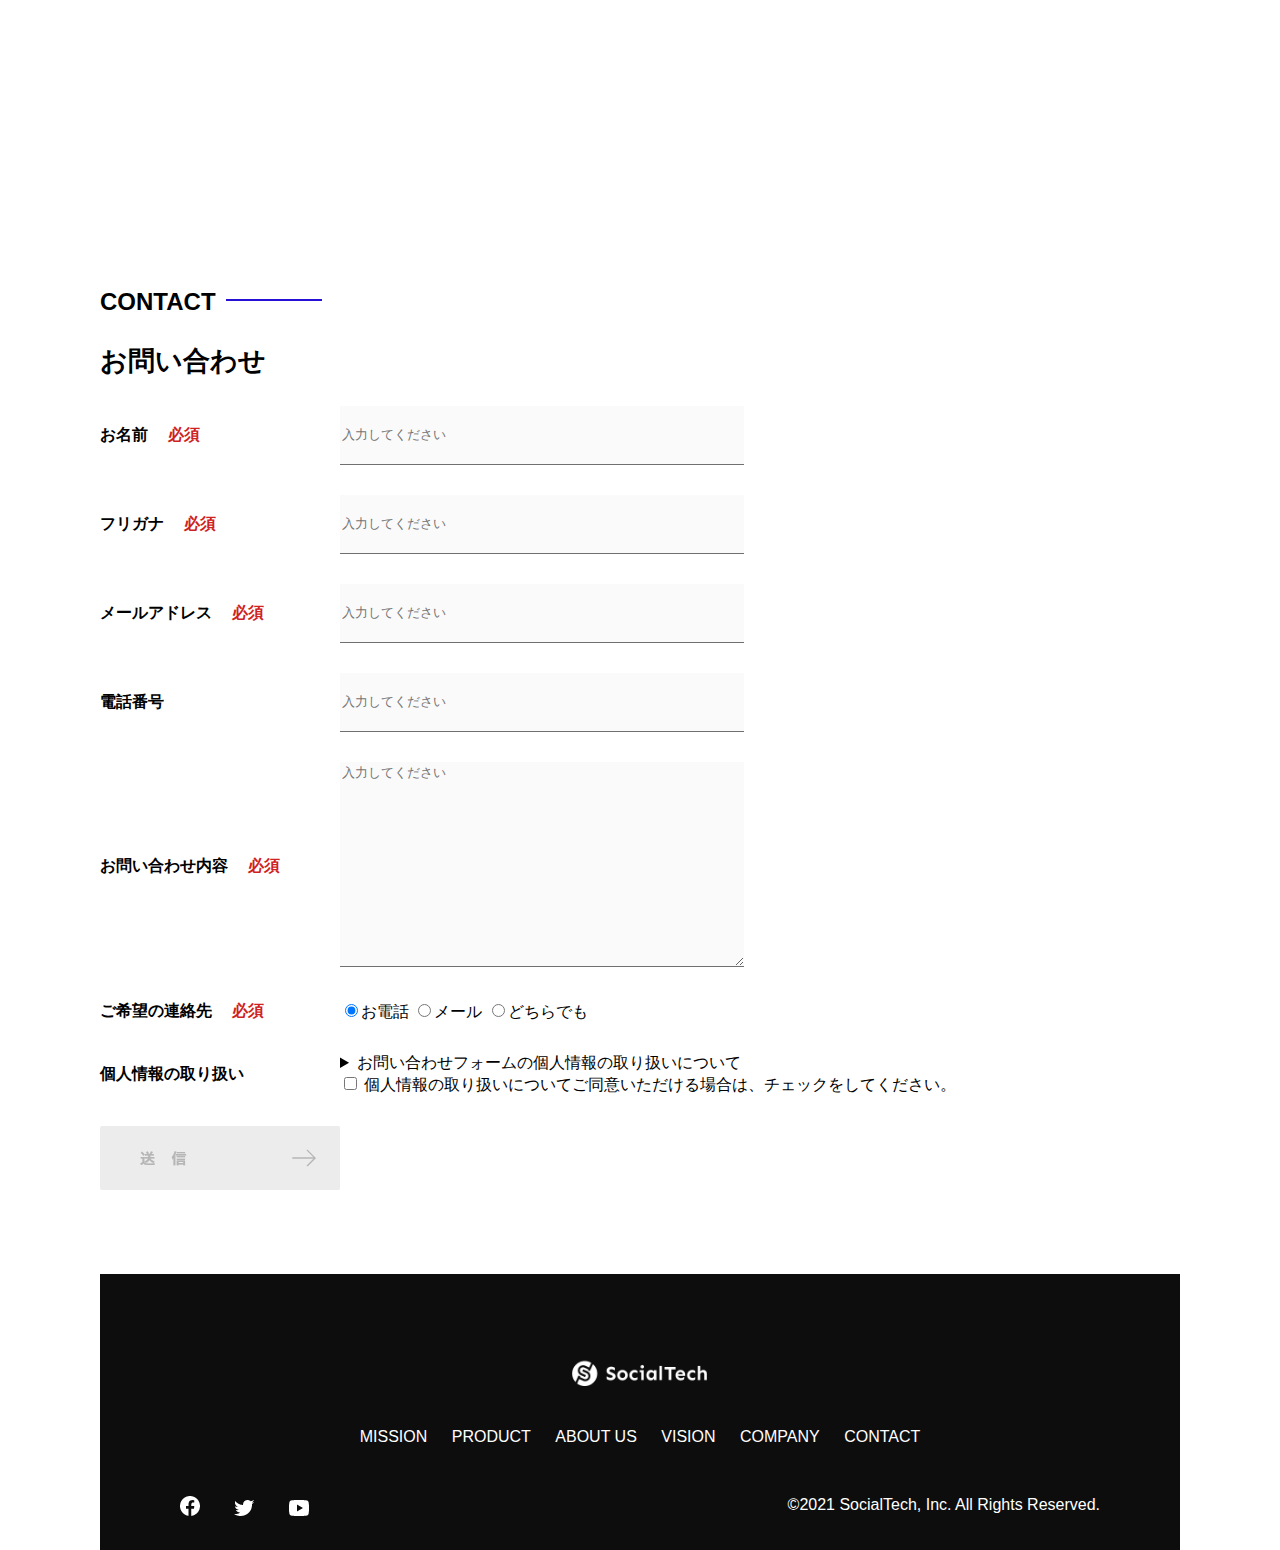
<file: socialtech-kadai_012/index.html>
<!DOCTYPE html>
<html>
  <head>
    <title>SocialTech</title>
    <meta charset="UTF-8" />
    <meta
      name="description"
      content="SocialTechはEdTech業界のリーディングカンパニーを目指します。"
    />
    <meta name="viewport" content="width=device-width, initial-scale=1.0" />
    <link rel="stylesheet" href="style.css" />
  </head>
  <body>
    <!-- ヘッダー -->
    <header>
      <!-- ロゴ -->
      <a href="index.html" id="logo"
        ><img src="images/logo.png" alt="トップページに戻る"
      /></a>

      <!-- PC用ナビゲーション -->
      <nav id="nav-pc">
        <a href="mission.html">MISSION</a>
        <a href="product.html">PRODUCT</a>
        <a href="index.html#aboutus">ABOUT US</a>
        <a href="index.html#vision">VISION</a>
        <a href="index.html#company">COMPANY</a>
        <a href="index.html#contact">CONTACT</a>
      </nav>
    </header>
    <main>
      <article>
        <!-- メインビジュアル -->
        <section id="main-visual">
          <div id="main-message">
            <h1>WORLD PEACE</h1>
            <p>IT教育で世界平和を実現する</p>
          </div>
          <img
            src="images/index/index-main.png"
            alt="PCの周りに集まる多国籍の仲間たち"
          />
        </section>
        <!--ミッション-->
        <section id="mission">
          <h2 class="index-h2">MISSION</h2>
          <div id="mission-flex">
            <div>
              <img
                id="mission-photo"
                src="images/index/index-mission.png"
                alt="屋外のベンチで写真を撮影する多国籍の仲間たち"
              />
              <h3>世界平和の実現</h3>
              <p>
                人類の悲願である世界平和。世界平和を脅かす様々な社会問題を解決するためには、イノベーションをどんどん起こしていく必要があります。SocialTechは、プログラミング教育を通してイノベーターを輩出することで、世界平和という大きなテーマに挑んでいきます。
              </p>
            </div>
            <div>
              <img id="s2dgs" src="images/index/s2dgs.png" alt="S2DGs" />
              <h3>S2DGsの実現</h3>
              <p>
                国連が掲げる「Sustainable Development
                Goals（持続可能な開発目標）」に含まれる17つのグローバル目標のうち、以下の5つの目標の実現をミッションとしてサービスを展開しています。
              </p>
              <a href="mission.html">
                <img src="images/button-more.png" alt="もっとみる" />
              </a>
            </div>
          </div>
        </section>
        <!-- プロダクト -->
        <section id="product">
          <h2 class="index-h2">PRODUCT</h2>
          <div>
            <div id="product-left">
              <div>
                <img
                  class="product-photo"
                  src="images/index/index-mantoman.png"
                  alt="PCでコードを書く男性"
                />
                <div class="product-explain">
                  <span>MAN TO MAN</span>
                  <h3>プログラミング教育</h3>
                  <p>
                    2013年より日本で唯一の専属講師によるマンツーマンのプログラミングレッスンを開始。AI/人工知能やウェブデザインの学習も可能です。
                  </p>
                </div>
              </div>
              <div>
                <img
                  class="product-photo"
                  src="images/index/index-career.png"
                  alt="笑顔で話し合う2人の男性"
                />
                <div class="product-explain">
                  <span>CAREER</span>
                  <h3>人材紹介事業</h3>
                  <p>
                    エンジニアへの転職に特化した履歴書や職務経歴書のアドバイスや面接対策を行い、豊富な求人の中から最適なキャリア選択を支援します。
                  </p>
                </div>
              </div>
            </div>
            <div id="product-right">
              <div>
                <img
                  class="product-photo"
                  src="images/index/index-media.png"
                  alt="スマートフォンを操作する人"
                />
                <div class="product-explain">
                  <span>MEDIA</span>
                  <h3>プログラミング学習メディア</h3>
                  <p>
                    月間200万人に読まれる日本最大級のプログラミング学習サイト「SocialTech
                    Blog」やYouTubeチャンネルにて学習情報を発信しています。
                  </p>
                </div>
              </div>
              <div>
                <img
                  class="product-photo"
                  src="images/index/index-b2b.png"
                  alt="講演中の男性とそれを聴く人々"
                />
                <div class="product-explain">
                  <span>B2B</span>
                  <h3>法人研修事業</h3>
                  <p>
                    社員のスキルアップ・資格取得・福利厚生を目的としたプログラミング法人研修。貴社の事業モデルに合わせた研修内容の提案を致します。
                  </p>
                </div>
              </div>
            </div>
          </div>
          <div>
            <a id="product-more" href="product.html">
              <img src="images/button-more.png" alt="もっとみる" />
            </a>
          </div>
        </section>
        <!---ABOUT US-->
        <section id="aboutus">
          <h2 class="index-h2">ABOUT US</h2>
          <h3>3つの組織文化</h3>
          <div>
            <table class="culture-table">
              <tr>
                <td>
                  <span class="culture-num">01</span>
                </td>
                <td>
                  <span class="culture-en">FLEXIBLE</span>
                  <span class="culture-jp">フレキシブル</span>
                </td>
              </tr>
              <tr>
                <td>
                  <!--空のセル-->
                </td>
                <td>
                  <p class="culture-description">
                    リモートワーク、フルフレックス、複業推奨など1人1人が最大限のパフォーマンスを発揮できる柔軟な働き方を促進しています。
                  </p>
                </td>
              </tr>
              <tr>
                <td>
                  <span class="culture-num">02</span>
                </td>
                <td>
                  <span class="culture-en">TEAL</span>
                  <span class="culture-jp">ティール</span>
                </td>
              </tr>
              <tr>
                <td>
                  <!--空のセル-->
                </td>
                <td>
                  <p class="culture-description">
                    会社全体を1つの生命体として捉え、お互いが深く結びついた一階層型
                    組織として部署・チーム関係なく課題解決をできる組織を目指しています。
                  </p>
                </td>
              </tr>
              <tr>
                <td>
                  <span class="culture-num">03</span>
                </td>
                <td>
                  <span class="culture-en">SELF REALIZATION</span>
                  <span class="culture-jp">自己実現</span>
                </td>
              </tr>
              <tr>
                <td>
                  <!--空のセル-->
                </td>
                <td>
                  <p class="culture-description">
                    クオーター毎に経営・部署・個人ごとにOKRを設定し個人のキャリアと
                    会社の目指す方向の軌道修正を行っております。
                  </p>
                </td>
              </tr>
            </table>
            <img
              class="culture-img"
              src="images/index/index-aboutus1.png"
              alt="笑顔で話し合う2人の女性"
            />
          </div>
          <img
            class="culture-img2"
            src="images/index/index-aboutus2.png"
            alt="笑顔で話し合う3人の男女"
          />
        </section>
        <!-- VISION -->
        <section id="vision">
          <h2 class="index-h2">VISION</h2>
          <h3>7つの行動指針</h3>
          <div>
            <div class="vision-box">
              <img src="images/index/vision-01.png" alt="01" />
              <span>
                <h4>CUSTOMER IS BOSS</h4>
                <h5>あなたのボスは顧客である</h5>
                <p>
                  私たちは常にお客様志向で行動し、お客様を喜ばせ、期待値を超えた感動を提供することを大切にします。
                </p>
              </span>
            </div>
            <div class="vision-box">
              <img src="images/index/vision-02.png" alt="02" />
              <span>
                <h4>MOVE FAST</h4>
                <h5>早さは価値</h5>
                <p>
                  素早く試し、素早く実行することで新しい気付きや発見を見つけていきます。
                </p>
              </span>
            </div>
            <div class="vision-box">
              <img src="images/index/vision-03.png" alt="03" />
              <span>
                <h4>IMPACT DRIVEN</h4>
                <h5>作業するのは仕事ではない</h5>
                <p>
                  問題から考え、成果とは何かを考え続け、インパクトのある成果を生むために仕事をしていきます。
                </p>
              </span>
            </div>
            <div class="vision-box">
              <img src="images/index/vision-04.png" alt="04" />
              <span>
                <h4>SAVE TIME, SAVE MONEY</h4>
                <h5>浪費は命取りになる</h5>
                <p>
                  少ないコストでできる方法を考えます。お金だけでなく、人の時間をいただいている自覚を持ち、あらゆるリソースを有意義に活用します。
                </p>
              </span>
            </div>
            <div class="vision-box">
              <img src="images/index/vision-05.png" alt="05" />
              <span>
                <h4>BE GENTLE</h4>
                <h5>「優しくない」をなくす</h5>
                <p>
                  社会をすこしずつ優しくしていきます。自分、家族、同僚、顧客、他人、全ての人に優しくいることを心がけます。
                </p>
              </span>
            </div>
            <div class="vision-box">
              <img src="images/index/vision-06.png" alt="06" />
              <span>
                <h4>ABC</h4>
                <h5>当たり前の事をバカにせずにちゃんとやる</h5>
                <p>
                  礼儀、健康、嘘をつかない。当たり前の事が出来ているかを常に自問し、当たり前の基準を高く持って行動します。
                </p>
              </span>
            </div>
            <div class="vision-box">
              <img src="images/index/vision-07.png" alt="07" />
              <span>
                <h4>ZTI</h4>
                <h5>絶対的当事者意識</h5>
                <p>
                  役職や役割に応じた相対的な当事者意識ではなく、自身の身で起こることすべてに対する絶対的な当事者意識を持ちます。
                </p>
              </span>
            </div>
          </div>
        </section>
        <!-- CASES -->
        <section id="cases">
          <h2 class="index-h2">CASES</h2>
          <ul>
            <li class="case-card">
              <img class="case-img" src="images/index/case-1.png" alt="仲良く語り合う3人">
              <div class="case-info">
                <h3 class="case-name">〇〇〇〇株式会社様</h3>
                <p class="case-content">新規プロジェクトでのIT人材サポート</p>
              </div>
            </li>
            <li class="case-card">
              <img class="case-img" src="images/index/case-2.png" alt="PCでコンテンツを見る">
              <div class="case-info">
                <h3 class="case-name">合弁会社△△△△様</h3>
                <p class="case-content">新卒研修での個人学習コンテンツの活用</p>
              </div>
            </li>
            <li class="case-card">
              <img class="case-img" src="images/index/case-3.png" alt="社内研修中の会議室">
              <div class="case-info">
                <h3 class="case-name">●●●●工業様</h3>
                <p class="case-content">新規導入アプリケーションの利用促進、定期社内研修の実施</p>
              </div>
            </li>
          </ul>
        </section>
        <!-- COMPANY -->
        <section id="company">
          <h2 class="index-h2">COMPANY</h2>
          <h3>会社概要</h3>
          <table id="company-table">
            <tr>
              <th class="tableheader-first">会社名</th>
              <td class="cell-first">株式会社SocialTech</td>
            </tr>
            <tr>
              <th class="tableheader">所在地</th>
              <td class="cell">
                〒150-0043 東京都渋谷区道玄坂2丁目11-1 Gスクエア渋谷道玄坂4F<br />JR山手線「渋谷駅」より徒歩3分
              </td>
            </tr>
            <tr>
              <th class="tableheader">代表者</th>
              <td class="cell">代表取締役 田中 太郎</td>
            </tr>
            <tr>
              <th class="tableheader">設立</th>
              <td class="cell">2015年3月19日</td>
            </tr>
          </table>
          <iframe
            src="https://www.google.com/maps/embed?pb=!1m18!1m12!1m3!1d3241.7759544892483!2d139.69399665123464!3d35.65789123876098!2m3!1f0!2f0!3f0!3m2!1i1024!2i768!4f13.1!3m3!1m2!1s0x60188caa0042e8d1%3A0xba130bea826a7aa2!2z44CSMTUwLTAwNDMg5p2x5Lqs6YO95riL6LC35Yy66YGT546E5Z2C77yS5LiB55uu77yR77yR4oiS77yR!5e0!3m2!1sja!2sjp!4v1636872991912!5m2!1sja!2sjp"
            style="border: 0"
            allowfullscreen=""
            loading="lazy"
          >
          </iframe>
        </section>
        <!-- お問い合わせフォーム -->
        <section id="contact">
          <h2 class="index-h2">CONTACT</h2>
          <h3>お問い合わせ</h3>
          <form>
            <div>
              <div class="contact-heading">
                <label class="contact-label"
                  >お名前<span class="contact-span">必須</span></label
                >
              </div>
              <div class="contact-form">
                <input
                  type="text"
                  name="name"
                  placeholder="入力してください"
                  class="contact-textbox"
                />
              </div>
            </div>
            <div>
              <div class="contact-heading">
                <label class="contact-label"
                  >フリガナ<span class="contact-span">必須</span></label
                >
              </div>
              <div>
                <input
                  type="text"
                  name="hurigana"
                  placeholder="入力してください"
                  class="contact-textbox"
                />
              </div>
            </div>
            <div>
              <div class="contact-heading">
                <label class="contact-label"
                  >メールアドレス<span class="contact-span">必須</span></label
                >
              </div>
              <div>
                <input
                  type="text"
                  name="email"
                  placeholder="入力してください"
                  class="contact-textbox"
                />
              </div>
            </div>
            <div>
              <div class="contact-heading">
                <label class="contact-label">電話番号</label>
              </div>
              <div>
                <input
                  type="text"
                  name="tel"
                  placeholder="入力してください"
                  class="contact-textbox"
                />
              </div>
            </div>
            <div>
              <div class="contact-heading">
                <label class="contact-label"
                  >お問い合わせ内容<span class="contact-span">必須</span></label
                >
              </div>
              <div>
                <textarea
                  class="contact-textarea"
                  placeholder="入力してください"
                  name="message"
                ></textarea>
              </div>
            </div>
            <div>
              <div class="contact-heading">
                <label class="contact-label"
                  >ご希望の連絡先<span class="contact-span">必須</span></label
                >
              </div>
              <div>
                <input
                  class="radiobutton"
                  type="radio"
                  value="tel"
                  name="contact"
                  checked
                /><label>お電話</label>
                <input
                  class="radiobutton"
                  type="radio"
                  value="mail"
                  name="contact"
                /><label>メール</label>
                <input
                  class="radiobutton"
                  type="radio"
                  value="both"
                  name="contact"
                /><label>どちらでも</label>
              </div>
            </div>
            <div>
              <div class="contact-heading">
                <label class="contact-label">個人情報の取り扱い</label>
              </div>
              <div>
                <details>
                  <summary>
                    お問い合わせフォームの個人情報の取り扱いについて
                  </summary>
                  <div>
                    <span>１．組織の名称又は氏名</span><br />
                    株式会社SocialTech<br /><br />
                    <span
                      >２．個人情報保護管理者（若しくはその代理人）の氏名又は職名、所属及び連絡先
                      鈴木 一郎 コーポレート部</span
                    ><br />
                    メールアドレス：support@socialtech.net<br />
                    TEL：03-xxxx-xxxx<br />
                    <span>３．個人情報の利用目的</span><br />
                    ・本サービス及び本サービスに関連する情報の提供又はそれらに関する連絡のため<br />
                    ・ユーザーの本人確認のため<br />
                    ・当社サービスのご案内のため<br />
                    ・当社の商品等の広告または宣伝（電子メールによるものを含むものとします。）<br /><br />
                    <span>４．個人情報の取り扱い業務の委託</span><br />
                    個人情報の取扱業務の全部または一部を外部に業務委託する場合があります。<br />
                    その際、弊社は、個人情報を適切に保護できる管理体制を敷き実行していることを条件として<br />
                    委託先を厳選したうえで、機密保持契約を委託先と締結し、お客様の個人情報を厳密に管理させます。<br /><br />
                    <span>５．個人情報の開示等の請求</span><br />
                    お客様は、弊社に対してご自身の個人情報の開示等（利用目的の通知、開示、内容の訂正・追加・削除、利用の停止または消去、第三者への提供の停止）に関して、当社問合わせ窓口に申し出ることができます。<br />
                    その際、弊社はお客様ご本人を確認させていただいたうえで、合理的な期間内に対応いたします。<br /><br />
                    なお、個人情報に関する弊社問合わせ先は、次の通りです。<br /><br />
                    株式会社SocialTech　個人情報問合せ窓口<br />
                    〒150-0043　東京都渋谷区道玄坂2丁目11-1 Ｇスクエア渋谷道玄坂
                    4F<br />
                    メールアドレス：support@socialtech.net　TEL：03-xxxx-xxxx<br /><br />
                    <span>６．個人情報を提供されることの任意性について</span
                    ><br /><br />
                    お客様がご自身の個人情報を弊社に提供されるか否かは、お客様のご判断によりますが、もしご提供されない場合には、適切なサービスが提供できない場合がありますので予めご了承ください。
                  </div>
                </details>
                <input type="checkbox" name="agree" />
                <span
                  >個人情報の取り扱いについてご同意いただける場合は、チェックをしてください。</span
                >
              </div>
            </div>
            <input
              type="image"
              value="Submit"
              src="images/button-submit.png"
              alt="送信する"
            />
          </form>
        </section>
      </article>
      <footer>
        <div id="footer-logo">
          <img src="images/logo-sp.png" alt="SocialTech" />
        </div>
        <div id="footer-link">
          <a href="mission.html">MISSION</a>
          <a href="product.html">PRODUCT</a>
          <a href="index.html#aboutus">ABOUT US</a>
          <a href="index.html#vision">VISION</a>
          <a href="index.html#company">COMPANY</a>
          <a href="index.html#contact">CONTACT</a>
        </div>
        <div id="sns-footer">
          <a href="https://www.facebook.com/sejuku2013"
            ><img src="images/button-facebook.png" alt="Facebookのリンク"
          /></a>
          <a href="https://twitter.com/samuraijuku"
            ><img src="images/button-twitter.png" alt="Twitterのリンク"
          /></a>
          <a href="https://www.youtube.com/channel/UCCFOQO5aDK0xXam4cUQXT8g"
            ><img src="images/button-youtube.png" alt="YouTubeのリンク"
          /></a>
          <span id="copyright"
            >&copy;2021 SocialTech, Inc. All Rights Reserved.
          </span>
        </div>
      </footer>
    </main>
  </body>
</html>
</file>
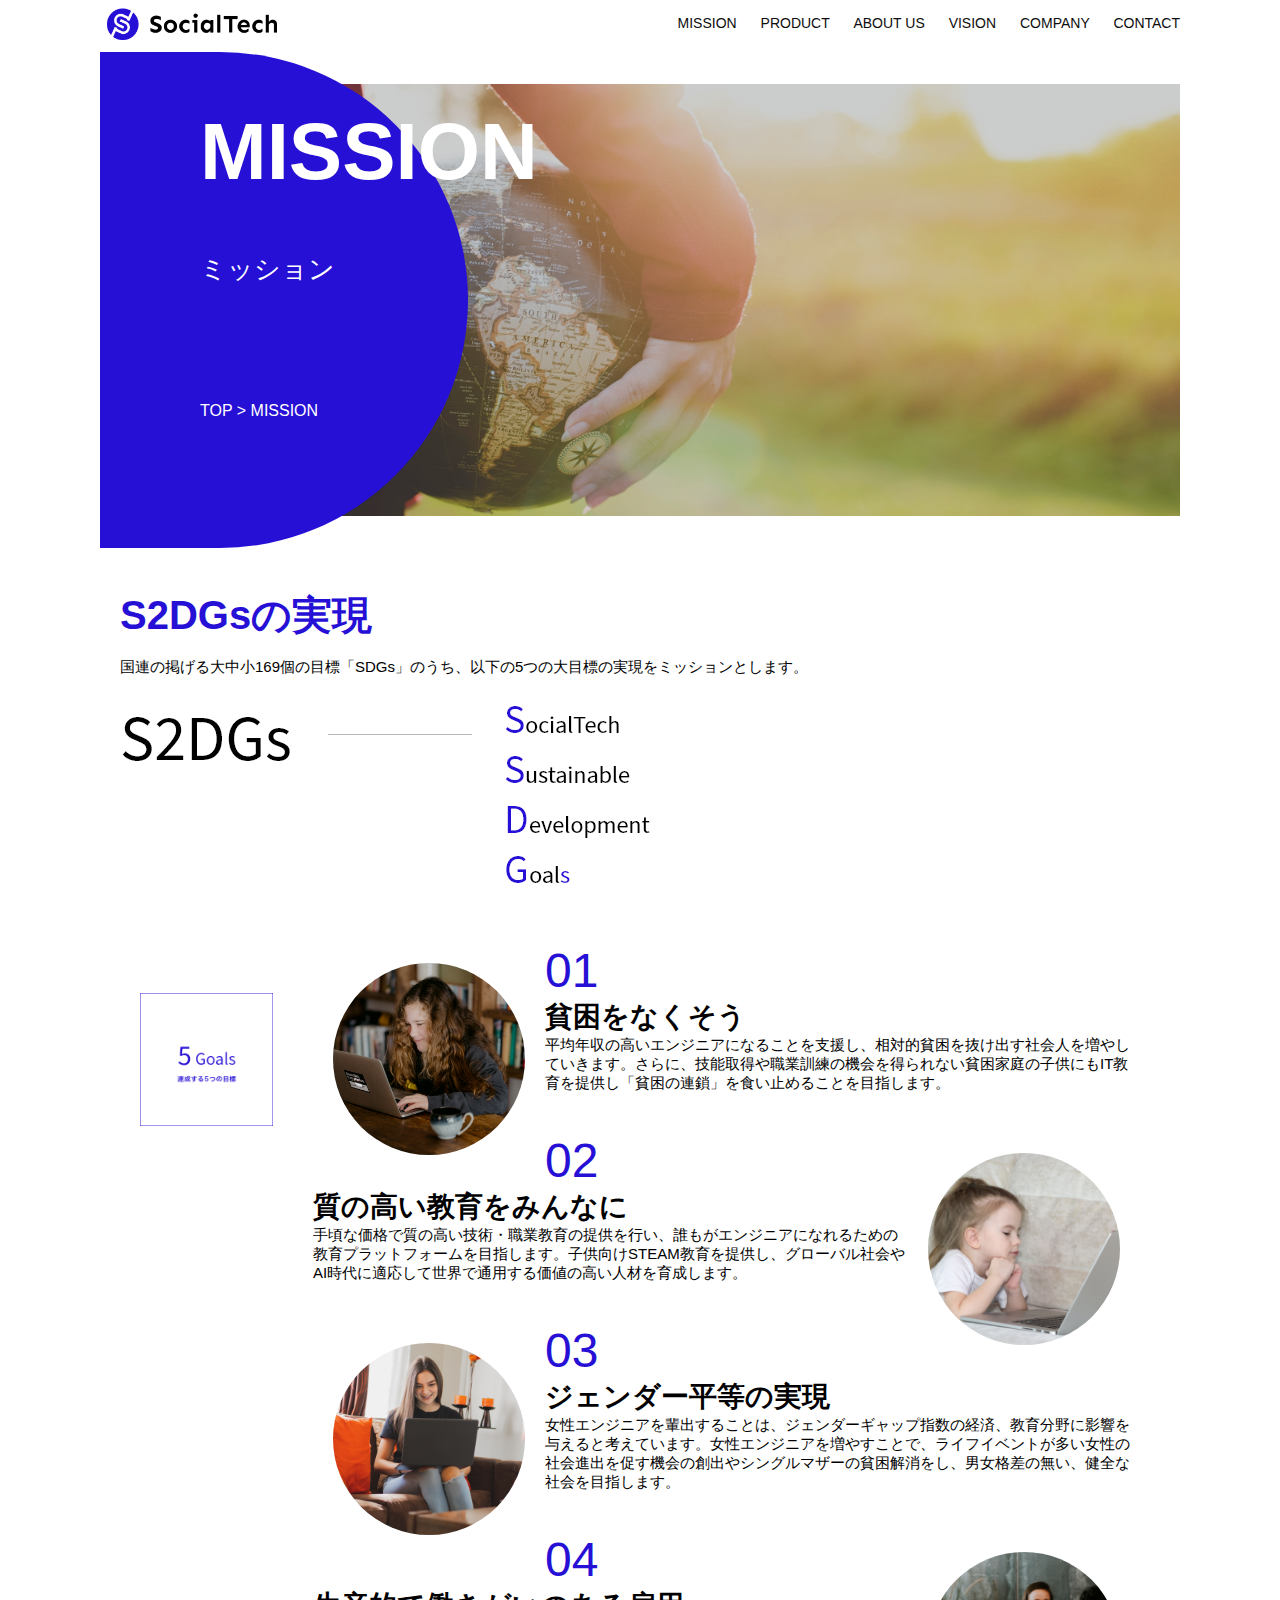
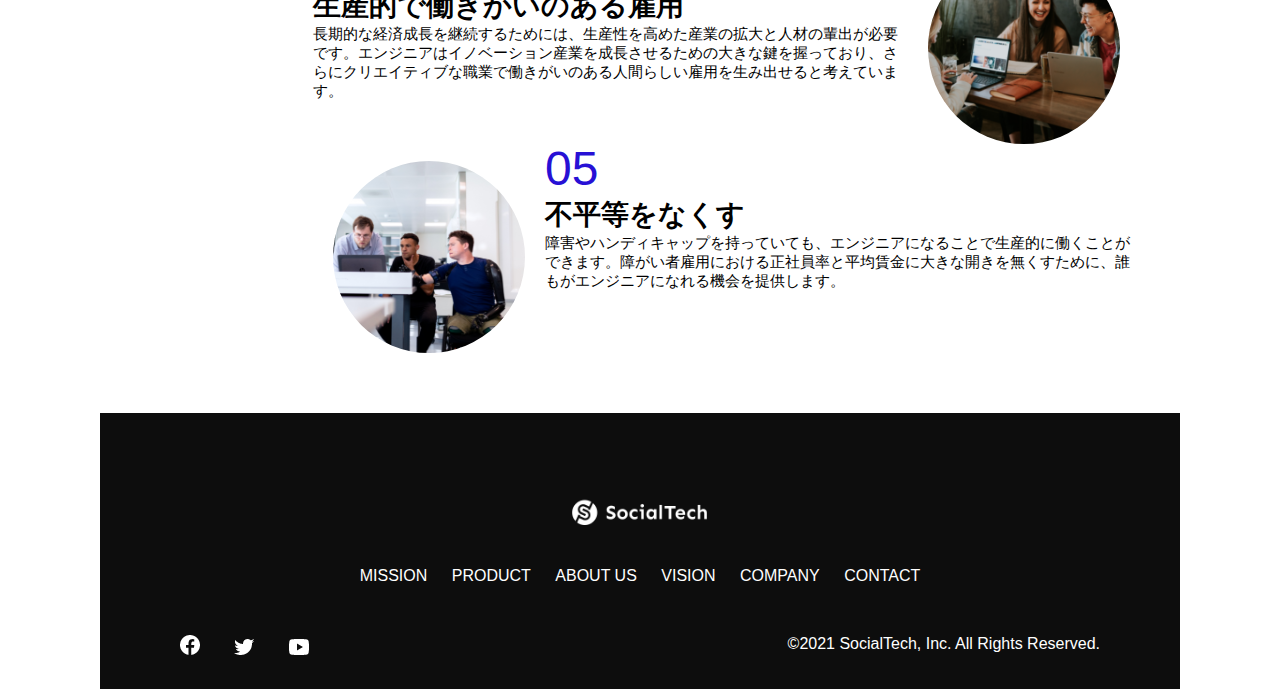
<file: kadai_tutorial_output/mission.html>
<!DOCTYPE html>
<html>
<head>
  <title>SocialTech - MISSION ミッション =</title>
  <meta charset="UTF-8">
  <meta name="description" content="SocialTechが目指す5つの目標（S2DGs）を紹介します">
  <meta name="viewport" content="width=device-width, initial-scale=1.0">
  <link rel="stylesheet" href="style.css">
</head>

</body>
  <!-- ヘッダー -->
  <header>
    <!-- ロゴ -->
    <a href="index.html" id="logo"><img src="images/logo.png" alt="トップページに戻る"></a>

    <!-- PC用ナビゲーション -->
    <nav id="nav-pc">
      <a href="mission.html">MISSION</a>
      <a href="product.html">PRODUCT</a>
      <a href="index.html#aboutus">ABOUT US</a>
      <a href="index.html#vision">VISION</a>
      <a href="index.html#company">COMPANY</a>
      <a href="index.html#contact">CONTACT</a>
    </nav>

    <!-- スマホ用メニューボタン -->
    <img id="menu-sp" src="images/button-menu.png" alt="ナビゲーションを開く" onclick="document.getElementById('nav-sp').style.display = 'block'">

    <!-- スマホ用ナビゲーション -->
    <nav id="nav-sp">
      <img id="close" src="images/button-close.png" alt="ナビゲーションを閉じる" onclick="document.getElementById('nav-sp').style.display = 'none'">
      <a id="logo-sp" href="index.html" onclick="document.getElementById('nav-sp').style.display = 'none'"><img
          src="images/logo-sp.png" alt="トップページに戻る"></a>
      <a class="menu" href="mission.html" onclick="document.getElementById('nav-sp').style.display = 'none'">MISSION</a>
      <a class="menu" href="product.html" onclick="document.getElementById('nav-sp').style.display = 'none'">PRODUCT</a>
      <a class="menu" href="index.html#aboutus" onclick="document.getElementById('nav-sp').style.display = 'none'">ABOUT
        US</a>
      <a class="menu" href="index.html#vision"
        onclick="document.getElementById('nav-sp').style.display = 'none'">VISION</a>
      <a class="menu" href="index.html#company"
        onclick="document.getElementById('nav-sp').style.display = 'none'">COMPANY</a>
      <a class="menu" href="index.html#contact"
        onclick="document.getElementById('nav-sp').style.display = 'none'">CONTACT</a>
      <div id="sns">
        <a href="https://www.facebook.com/sejuku2013"><img src="images/button-facebook.png" alt="Facebookのリンク"></a>
        <a href="https://twitter.com/samuraijuku"><img src="images/button-twitter.png" alt="Twitterのリンク"></a>
        <a href="https://www.youtube.com/channel/UCCFOQO5aDK0xXam4cUQXT8g"><img src="images/button-youtube.png" alt="YouTubeのリンク"></a>
      </div>
    </nav>
  </header>
  <main>
    <article>
      <section id="mission-main">
        <div id="mission-title">
          <h1>MISSION</h1>
          <span>ミッション</span>
          <div>TOP > MISSION</div>
        </div>
      </section>
      <section id="mission-s2dgs">
        <h2 class="mission-h2">S2DGsの実現</h2>
        <p>国連の掲げる大中小169個の目標「SDGs」のうち、以下の5つの大目標の実現をミッションとします。</p>
        <img src="images/mission/mission-s2dgs.png" alt="SDGs">
      </section>
      <section id="mission-5goals">
        <div>
          <img id="s2dgs" src="images/mission/mission-5goals.png" alt="5Goals">
        </div>
        <div>
          <div>
            <img class="fivegoals-image-left" src="images/mission/mission-5goals01.png" alt="PCを操作する女の子">
            <span class="fivegoals-number">01</span>
            <h3 class="fivegoals-h3">貧困をなくそう</h3>
            <p class="fivegoals-p">
              平均年収の高いエンジニアになることを支援し、相対的貧困を抜け出す社会人を増やしていきます。さらに、技能取得や職業訓練の機会を得られない貧困家庭の子供にもIT教育を提供し「貧困の連鎖」を食い止めることを目指します。
            </p>
          </div>
  
          <div>
            <img class="fivegoals-image-right" src="images/mission/mission-5goals02.png" alt="PCを見つめる小さい女の子">
            <span class="fivegoals-number">02</span>
            <h3 class="fivegoals-h3">質の高い教育をみんなに</h3>
            <p class="fivegoals-p">
              手頃な価格で質の高い技術・職業教育の提供を行い、誰もがエンジニアになれるための教育プラットフォームを目指します。子供向けSTEAM教育を提供し、グローバル社会やAI時代に適応して世界で通用する価値の高い人材を育成します。
            </p>
          </div>
  
          <div>
            <img class="fivegoals-image-left" src="images/mission/mission-5goals03.png" alt="PCを操作する女性">
            <span class="fivegoals-number">03</span>
            <h3 class="fivegoals-h3">ジェンダー平等の実現</h3>
            <p class="fivegoals-p">
              女性エンジニアを輩出することは、ジェンダーギャップ指数の経済、教育分野に影響を与えると考えています。女性エンジニアを増やすことで、ライフイベントが多い女性の社会進出を促す機会の創出やシングルマザーの貧困解消をし、男女格差の無い、健全な社会を目指します。
            </p>
          </div>
  
          <div>
            <img class="fivegoals-image-right" src="images/mission/mission-5goals04.png" alt="笑顔で話し合う3人の男女">
            <span class="fivegoals-number">04</span>
            <h3 class="fivegoals-h3">生産的で働きがいのある雇用</h3>
            <p class="fivegoals-p">
              長期的な経済成長を継続するためには、生産性を高めた産業の拡大と人材の輩出が必要です。エンジニアはイノベーション産業を成長させるための大きな鍵を握っており、さらにクリエイティブな職業で働きがいのある人間らしい雇用を生み出せると考えています。
            </p>
          </div>
  
          <div>
            <img class="fivegoals-image-left" src="images/mission/mission-5goals05.png" alt="障害を持つ男性が生き生きと働く様子">
            <span class="fivegoals-number">05</span>
            <h3 class="fivegoals-h3">不平等をなくす</h3>
            <p class="fivegoals-p">
              障害やハンディキャップを持っていても、エンジニアになることで生産的に働くことができます。障がい者雇用における正社員率と平均賃金に大きな開きを無くすために、誰もがエンジニアになれる機会を提供します。
            </p>
          </div>
        </div>
      </section>
    </article>
    <footer>
      <div id="footer-logo">
        <img src="images/logo-sp.png" alt="SocialTech">
      </div>
      <div id="footer-link">
        <a href="mission.html">MISSION</a>
        <a href="product.html">PRODUCT</a>
        <a href="index.html#aboutus">ABOUT US</a>
        <a href="index.html#vision">VISION</a>
        <a href="index.html#company">COMPANY</a>
        <a href="index.html#contact">CONTACT</a>
      </div>
      <div id="sns-footer">
        <a href="https://www.facebook.com/sejuku2013"><img src="images/button-facebook.png" alt="Facebookのリンク"></a>
        <a href="https://twitter.com/samuraijuku"><img src="images/button-twitter.png" alt="Twitterのリンク"></a>
        <a href="https://www.youtube.com/channel/UCCFOQO5aDK0xXam4cUQXT8g"><img src="images/button-youtube.png" alt="YouTubeのリンク"></a>
        <span id="copyright">&copy;2021 SocialTech, Inc. All Rights Reserved. </span>
      </div>
    </footer>
  </main>
</body>

</html>
</file>
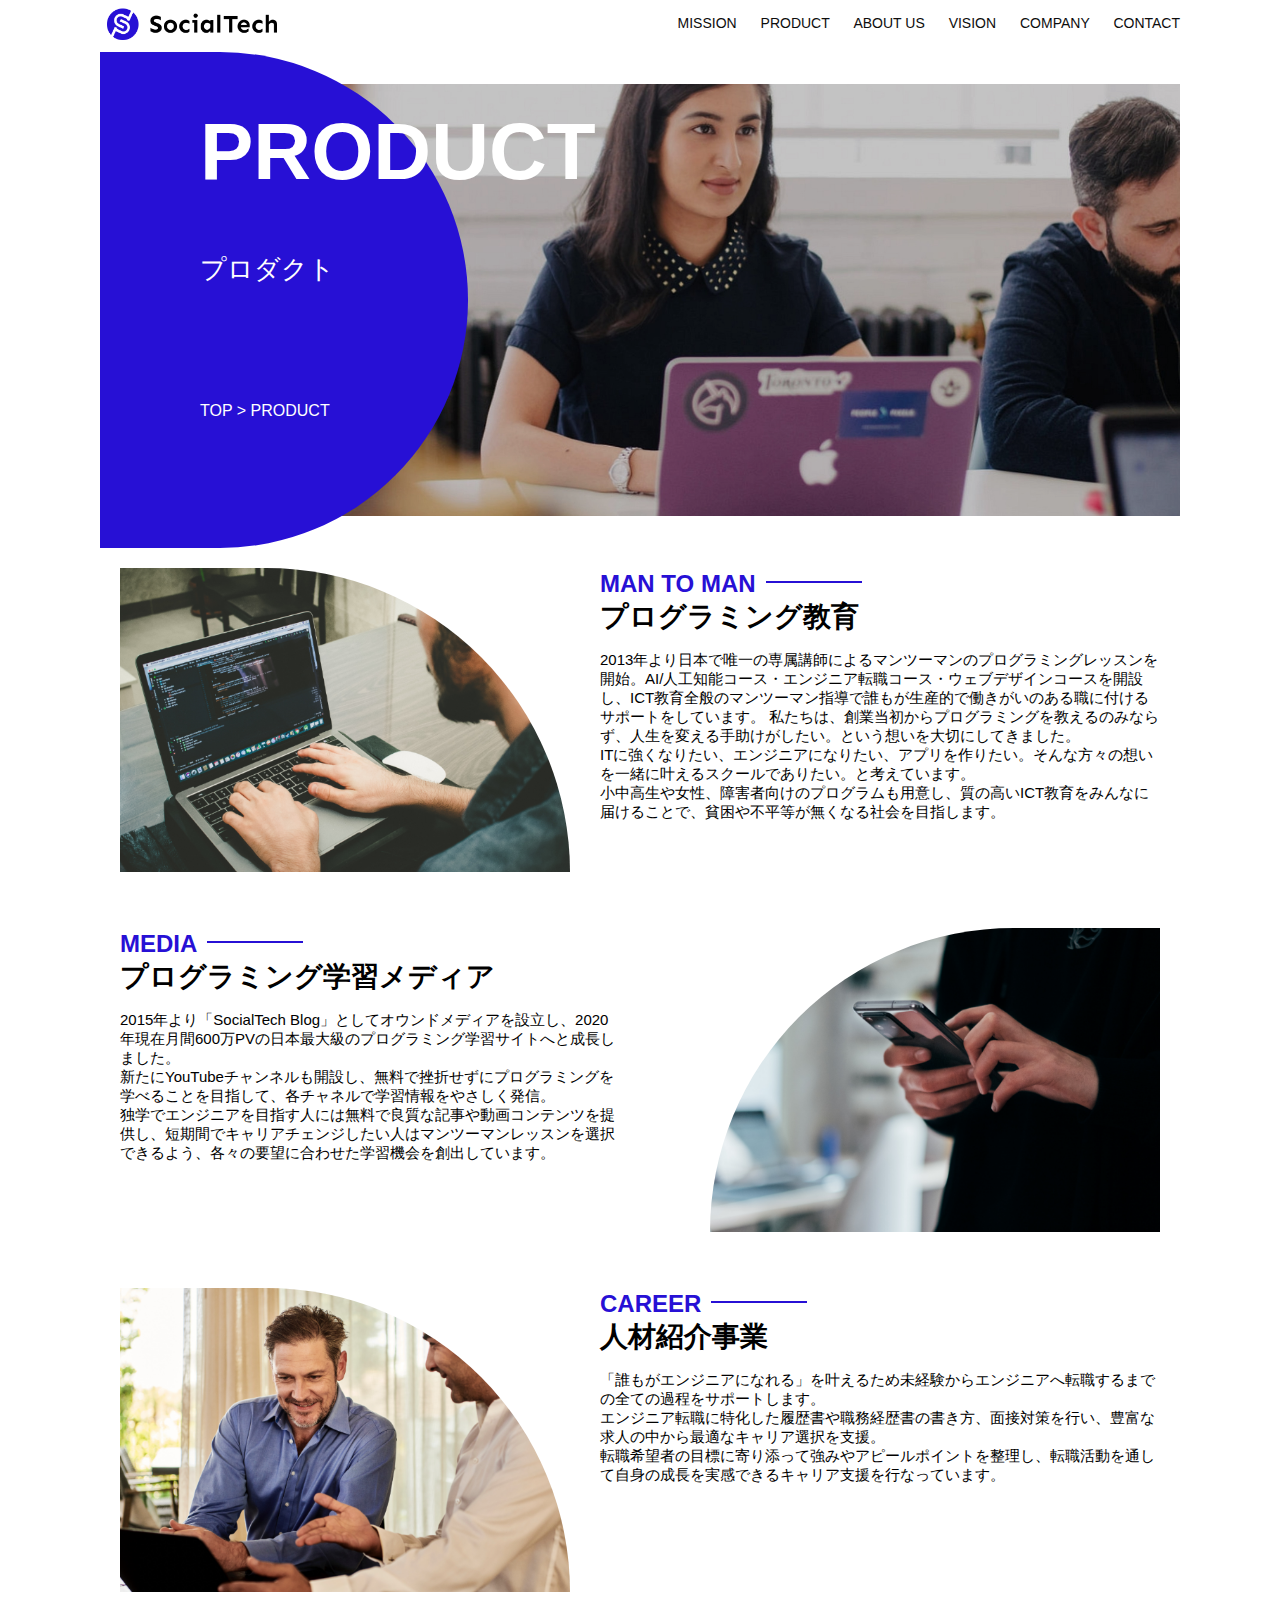
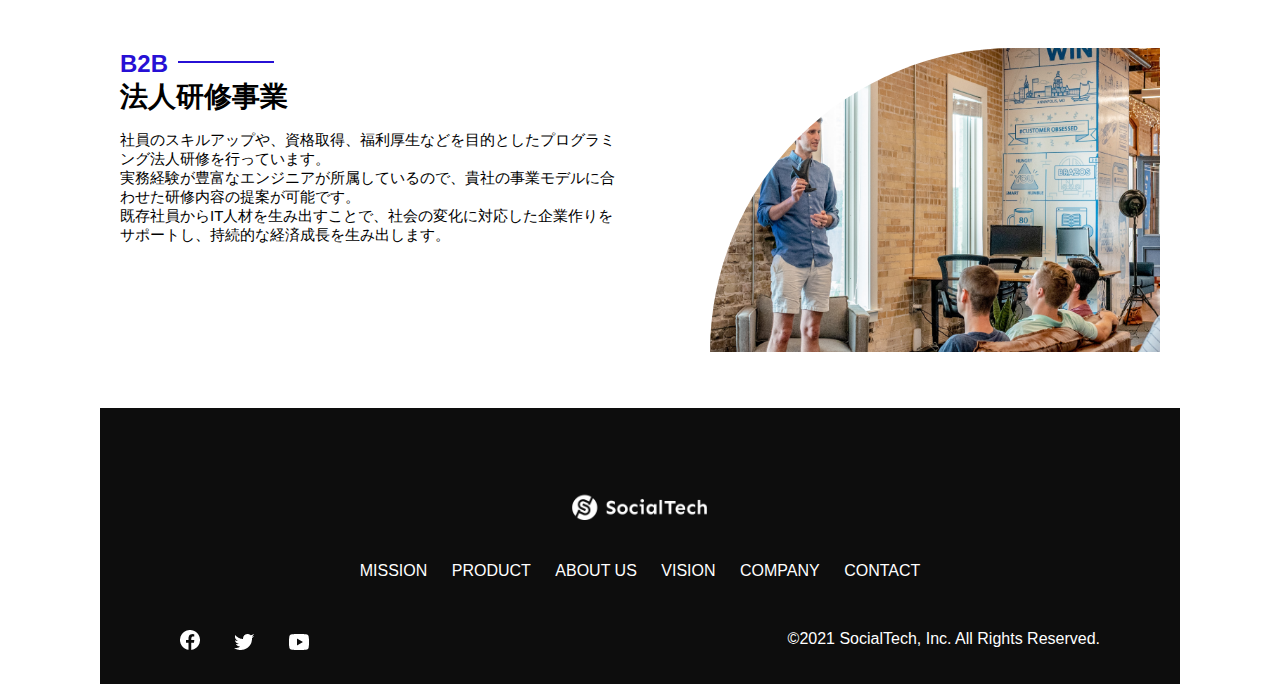
<file: kadai_tutorial_output/product.html>
<!DOCTYPE html>
  <html>
  <head>
    <title></title>
    <meta charset="UTF-8">
    <meta name="description" content="">
    <meta name="viewport" content="width=device-width, initial-scale=1.0">
    <link rel="stylesheet" href="style.css">
  </head>
  
  <body>
    <!-- ヘッダー -->
    <header>
      <!-- ロゴ -->
      <a href="index.html" id="logo"><img src="images/logo.png" alt="トップページに戻る"></a>
  
      <!-- PC用ナビゲーション -->
      <nav id="nav-pc">
        <a href="mission.html">MISSION</a>
        <a href="product.html">PRODUCT</a>
        <a href="index.html#aboutus">ABOUT US</a>
        <a href="index.html#vision">VISION</a>
        <a href="index.html#company">COMPANY</a>
        <a href="index.html#contact">CONTACT</a>
      </nav>
  
      <!-- スマホ用メニューボタン -->
      <img id="menu-sp" src="images/button-menu.png" alt="ナビゲーションを開く" onclick="document.getElementById('nav-sp').style.display = 'block'">
  
      <!-- スマホ用ナビゲーション -->
      <nav id="nav-sp">
        <img id="close" src="images/button-close.png" alt="ナビゲーションを閉じる" onclick="document.getElementById('nav-sp').style.display = 'none'">
        <a id="logo-sp" href="index.html" onclick="document.getElementById('nav-sp').style.display = 'none'"><img
            src="images/logo-sp.png" alt="トップページに戻る"></a>
        <a class="menu" href="mission.html" onclick="document.getElementById('nav-sp').style.display = 'none'">MISSION</a>
        <a class="menu" href="product.html" onclick="document.getElementById('nav-sp').style.display = 'none'">PRODUCT</a>
        <a class="menu" href="index.html#aboutus" onclick="document.getElementById('nav-sp').style.display = 'none'">ABOUT
          US</a>
        <a class="menu" href="index.html#vision"
          onclick="document.getElementById('nav-sp').style.display = 'none'">VISION</a>
        <a class="menu" href="index.html#company"
          onclick="document.getElementById('nav-sp').style.display = 'none'">COMPANY</a>
        <a class="menu" href="index.html#contact"
          onclick="document.getElementById('nav-sp').style.display = 'none'">CONTACT</a>
        <div id="sns">
          <a href="https://www.facebook.com/sejuku2013"><img src="images/button-facebook.png" alt="Facebookのリンク"></a>
          <a href="https://twitter.com/samuraijuku"><img src="images/button-twitter.png" alt="Twitterのリンク"></a>
          <a href="https://www.youtube.com/channel/UCCFOQO5aDK0xXam4cUQXT8g"><img src="images/button-youtube.png" alt="YouTubeのリンク"></a>
        </div>
      </nav>
    </header>
    <main>
      <article>
        <section id="product-main">
          <div id="product-title">
            <h1>PRODUCT</h1>
            <span>プロダクト</span>
            <div>TOP > PRODUCT</div>
          </div>
        </section>
        <section class="product-section1">
          <img src="images/product/product-mantoman.png" alt="PCでコードを書く男性">
          <div>
            <h2 class="product-h2">MAN TO MAN</h2>
            <h3 class="product-h3">プログラミング教育</h3>
            <p>
              2013年より日本で唯一の専属講師によるマンツーマンのプログラミングレッスンを開始。AI/人工知能コース・エンジニア転職コース・ウェブデザインコースを開設し、ICT教育全般のマンツーマン指導で誰もが生産的で働きがいのある職に付けるサポートをしています。
              私たちは、創業当初からプログラミングを教えるのみならず、人生を変える手助けがしたい。という想いを大切にしてきました。<br>ITに強くなりたい、エンジニアになりたい、アプリを作りたい。そんな方々の想いを一緒に叶えるスクールでありたい。と考えています。<br>小中高生や女性、障害者向けのプログラムも用意し、質の高いICT教育をみんなに届けることで、貧困や不平等が無くなる社会を目指します。
            </p>
          </div>
        </section>
        <section class="product-section2">
          <div>
            <h2 class="product-h2">MEDIA</h2>
            <h3 class="product-h3">プログラミング学習メディア</h3>
            <p>2015年より「SocialTech
              Blog」としてオウンドメディアを設立し、2020年現在月間600万PVの日本最大級のプログラミング学習サイトへと成長しました。<br>新たにYouTubeチャンネルも開設し、無料で挫折せずにプログラミングを学べることを目指して、各チャネルで学習情報をやさしく発信。<br>独学でエンジニアを目指す人には無料で良質な記事や動画コンテンツを提供し、短期間でキャリアチェンジしたい人はマンツーマンレッスンを選択できるよう、各々の要望に合わせた学習機会を創出しています。
            </p>
          </div>
          <img src="images/product/product-media.png" alt="スマートフォンを操作する人">
        </section>
        <section class="product-section1">
          <img src="images/product/product-career.png" alt="笑顔で話し合う2人の男性">
          <div>
            <h2 class="product-h2">CAREER</h2>
            <h3 class="product-h3">人材紹介事業</h3>
            <p>
              「誰もがエンジニアになれる」を叶えるため未経験からエンジニアへ転職するまでの全ての過程をサポートします。<br>エンジニア転職に特化した履歴書や職務経歴書の書き方、面接対策を行い、豊富な求人の中から最適なキャリア選択を支援。<br>転職希望者の目標に寄り添って強みやアピールポイントを整理し、転職活動を通して自身の成長を実感できるキャリア支援を行なっています。<br>
            </p>
          </div>
        </section>
        <section class="product-section2">
          <div>
            <h2 class="product-h2">B2B</h2>
            <h3 class="product-h3">法人研修事業</h3>
            <p>
              社員のスキルアップや、資格取得、福利厚生などを目的としたプログラミング法人研修を行っています。<br>実務経験が豊富なエンジニアが所属しているので、貴社の事業モデルに合わせた研修内容の提案が可能です。<br>既存社員からIT人材を生み出すことで、社会の変化に対応した企業作りをサポートし、持続的な経済成長を生み出します。
            </p>
          </div>
          <img src="images/product/product-b2b.png" alt="講演中の男性とそれを聴く人々">
        </section>
      </article>
      <footer>
        <div id="footer-logo">
          <img src="images/logo-sp.png" alt="SocialTech">
        </div>
        <div id="footer-link">
          <a href="mission.html">MISSION</a>
          <a href="product.html">PRODUCT</a>
          <a href="index.html#aboutus">ABOUT US</a>
          <a href="index.html#vision">VISION</a>
          <a href="index.html#company">COMPANY</a>
          <a href="index.html#contact">CONTACT</a>
        </div>
        <div id="sns-footer">
          <a href="https://www.facebook.com/sejuku2013"><img src="images/button-facebook.png" alt="Facebookのリンク"></a>
          <a href="https://twitter.com/samuraijuku"><img src="images/button-twitter.png" alt="Twitterのリンク"></a>
          <a href="https://www.youtube.com/channel/UCCFOQO5aDK0xXam4cUQXT8g"><img src="images/button-youtube.png" alt="YouTubeのリンク"></a>
          <span id="copyright">&copy;2021 SocialTech, Inc. All Rights Reserved. </span>
        </div>
      </footer>
    </main>
  </body>
  
  </html>
</file>
<file: kadai_013/style.css>
/* PC、スマホ共通スタイル */
body {
  font-family: "Source Sans Pro", "Hiragino Kaku Gothic ProN", Meiryo, Arial,
    sans-serif;
}

p {
  font-size: 15px;
}

#main-visual>img {
  width: 100%;
}

/*================
PC用のスタイル 
=================*/
@media screen and (min-width: 768px) {
  /* 横幅設定 */
  body {
    max-width: 1080px;
    min-width: 960px;
    margin: 0 auto 0 auto;
  }

  /* ヘッダー */
  header {
    display: flex;
    justify-content: space-between;
  }

  /* ナビゲーションのレイアウト */
  #nav-pc {
    text-align: right;
    font-size: 14px;
    padding-top: 15px;
  }

  /* ナビゲーションのリンクの装飾設定 */
  #nav-pc>a {
    text-decoration: none;
    margin-left: 20px;
  }

  #nav-pc>a:link {
    color: #0d0d0d;
  }

  #nav-pc>a:visited {
    color: #0d0d0d;
  }

  #nav-pc>a:hover {
    color: #0d0d0d;
    text-decoration: underline;
  }

  #nav-pc>a:active {
    color: #0d0d0d;
  }

  #menu-sp{
    display:none;
  }

  #nav-sp{
    display:none;
  }
}


/*======================
スマートフォン用のスタイル 
======================*/
@media screen and (max-width:767px){
  body{
    min-width:375px;
    margin:0;
  }

  #nav-pc{
    display:none;
  }

  #menu-sp{
    float:right;
    padding:0;
  }

  #nav-sp{
    background-color: #ce933e;
    position:absolute;
    left:0;
    top:0;
    height:100%;
    width:100%;
    display:none;
    z-index:100;
  }

  #close{
    position:absolute;
    top:20px;
    right:20px;
  }

  #logo-sp{
    margin:80px 0 30px 20px;
  }

  #nav-sp > a{
    display:block;
  }

  #nav-sp > a:link{
    color:#ffffff;
  }

  #nav-sp > a:visited{
    color:#ffffff;
  }

  #nav-sp > a:hover{
    color:#ffffff;
    text-decoration:underline;
  }

  #nav-sp > a:active{
    color:#ffffff;
  }

  #nav-sp > .menu{
    text-decoration:none;
    display:block;
    margin:0 20px;
    height:44px;
    font-size:16px;
    background-image:url("images/arrow.png");
    background-repeat:no-repeat;
    background-position:right top;
  }
}
</file>
<file: kadai_tutorial_output/style.css>
/* pc、スマホ共通スタイル */
body {
  font-family: "Source Sans Pro", "Hiragino Kaku Gothic ProN", Meiryo, Arial, sans-serif;
}

p{
  font-size:15px;
}

/*===========
PC用のスタイル
============*/
@media screen and (min-width:768px) {
  /* 横幅設定 */
  body{
    max-width: 1080px;
    min-width: 960px;
    margin: 0 auto 0 auto;
  }

  /* ヘッダー */
  header{
    display: flex;
    justify-content: space-between;
  }

  /* ナビゲーションのレイアウト */
  #nav-pc{
    font-size: 14px;
    padding-top:15px;
  }

  /* ナビゲーションのリンクの装飾設定 */
  #nav-pc > a {
    text-decoration:none;
    margin-left:20px;
  }
  #nav-pc > a:link {
    color:#0d0d0d;
  }
  #nav-pc > a:visited {
    color: #0d0d0d;
  }
  #nav-pc > a:hover {
    color:#0d0d0d;
    text-decoration:underline;
  }
  nav-pc > a:active {
    color:#0d0d0d;
  }

  /* スマホ用ナビを非表示 */
  #nav-sp,
  #menu-sp{
    display:none;
  }

  /* メインビジュアル */
  #main-visual{
    position:relative;
    height:400px;
  }
  #main-message{
    position:absolute;
      top:0;
      left:0;
    background-color:#2710d5;
    color:#ffffff;
    border-radius:0 0 476px 0;
    max-width:620px;
    height:100%;
    width:100%;
    z-index:11;
  }
  #main-message > h1{
    font-size:60px;
    font-weight:bold;
    margin:100px 0 0 50px;
  }
  #main-message > p{
    font-size:28px;
    margin:0 0 0 50px;
  }
  #main-visual > img{
    max-width:620px;
    border-radius:476px 0 0 0;
    position:absolute;
      top:0;
      right:0;
    z-index:10;
  }

  /* 見出し */
  h2{
    margin:40px 0 0 0;
  }
  h2::after{
    content:url(images/line.png);
    margin-left:10px;
  }
  h3{
    font-size:27px;
  }

  /* ミッション */
  #mission{
    margin:80px auto;
    width:100%;
  }
  #mission-flex{
    width:100%;
    display:flex;
  }
  #mission-flex > div{
    width:50%;
    margin:20px;
  }
  #mission-photo{
    width:100%;
  }
  #s2dgs{
    margin-top:50px;
    width:100%;
  }

  /* プロダクト */
  #product {
    background-color: #fafafa;
    margin: 80px 0 80px 0;
    padding: 10px 40px 0px 40px;
  }

  /* 外枠 */
  #product > div {
    margin-top: 40px;
    display: flex;
  }

  /* 左のカラム */
  #product-left {
    width: 50%;
    margin-right: 20px;
  }

  /* 右のカラム */
  #product-right {
    width: 50%;
    margin-left: 20px;
    margin-top: 80px;
  }

  /* 画像＋説明の枠 */
  #product-left > div {
    position: relative;
    height: 480px;
    margin-right: 20px;
  }
  #product-right > div {
    position: relative;
    height: 480px;
    margin-left: 20px;
  }

  /* 画像 */
  .product-photo{
    width:100%;
  }

  /* 説明文の枠 */
  .product-explain{
    background-color: #ffffff;
    position:absolute;
      top:280px;
      left:0;
    margin:0 40px;
    padding:20px;
    box-shadow:5px 5px 10px rgba(0,0,0,0.05);
  }

  /* 説明文の英語 */
  .product-explain > span{
    color:#2710d5;
    font-weight:bold;
    font-size:16px;
    margin:0;
  }

  /* 説明文の見出し */
  .product-explain > h3{
    font-size:20px;
    margin:5px 0;
  }

  /* 説明文 */
  .product-explain > p{
    font-size:14px;
    margin:0;
  }

  /* 「もっとみる」ボタン */
  #product-more{
    margin:0 auto -42px auto;
  }

  /* ABOUT US */
  #aboutus{
    margin:80px auto;
  }

  /* 3つの組織文化と画像を入れる枠 */
  #aboutus > div{
    display:flex;
  }

  /* 画像 */
  .culture-img{
    width:100%;
    align-self:flex-start;
  }

  .culture-img2{
    margin-top:50px;
    width:100%;
  }

  /* 3つの組織文化の表 */
  .culture-table{
    margin-right:50px;
  }

  /* 番号 */
  .culture-num{
    font-size:80px;
    color:#2710d5;
    margin-right:20px;
  }

  /* 組織文化英語 */
  .culture-en{
    color:#2710d5;
    font-weight:bold;
    font-size:24px;
    display:block;
  }

  /* 組織文化日本語 */
  .culture-jp{
    font-size:28px;
    font-weight:bold;
  }

  /* 説明文 */
  .culture-description{
    margin:0;
  }

  /* ビジョン */
  #vision{
    margin:80px auto;
  }

  /* セクション内の外枠 */
  #vision > div{
    width:100%;
    display:flex;
      justify-content: space-between;
      flex-wrap:wrap;
  }

  /* 7つの行動指針の枠 */
  .vision-box{
    width:300px;
    height:300px;
    margin-bottom:30px;
    position:relative;
  }

  .vision-box > img {
    width: 100%;
    height: auto;
    position: absolute;
    top: 0;
    left: 0;
    z-index: 30;
  }

  .vision-box > span {
    position: absolute;
    top: 0;
    left: 0;
    z-index: 31;
    margin-right: 20px;
  }

  .vision-box > span > h4 {
    color: #2710d5;
    font-size: 19px;
    margin: 80px 0 0 0;
  }

  .vision-box > span > h4::first-letter {
    font-size: 40px;
  }

  .vision-box > span > h5 {
    font-size: 20px;
    margin:0 0 0 0;
  }

  .vision-box > span > p {
    margin: 10px 0 0 0;
  }

  /* 会社概要 */
  #company{
    margin: 80px auto;
  }

  #company-table{
    width:100%;
  }

  .tableheader{
    text-align: left;
    padding:20px;
    border-bottom-color:#2710d5;
    border-bottom-width:1px;
    border-bottom-style:solid;
    width:100px;
  }

  .tableheader-first{
    text-align: left;
    padding:20px;
    border-bottom-color:#2710d5;
    border-bottom-width:1px;
    border-bottom-style:solid;
    border-top-color:#2710d5;
    border-top-width:1px;
    border-top-style:solid;
    width:100px;
  }

  .cell{
    padding:30px;
    border-bottom-color:#ececec;
    border-bottom-width:1px;
    border-bottom-style:solid;
  }

  .cell-first{
    padding:30px;
    border-bottom-color:#ececec;
    border-bottom-width:1px;
    border-bottom-style:solid;
    border-top-color:#ececec;
    border-top-width:1px;
    border-top-style:solid;
  }

  #company > iframe{
    width:100%;
    height:368px;
    margin-top:40px;
  }

  /* お問い合わせ */
  #contact{
    margin:80px auto;
  }

  /* 外枠 */
  #contact > form > div{
    display:flex;
      flex-direction:row;
      flex-wrap:wrap;
      padding-bottom:30px;
  }

  /* 左列の見出し */
  .contact-heading{
    width:240px;
    align-self:center;
  }

  /* 見出しのラベル */
  .contact-label{
    font-weight:bold;
  }

  /* 必須 */
  .contact-span{
    color:#ce2222;
    margin-left:20px;
    font-weight:bold;
  }

  .contact-textbox{
    border-top:0;
    border-left:0;
    border-right:0;
    border-bottom-width:1px;
    border-bottom-color:#707070;
    border-bottom-style:solid;
    background-color:#fafafa;
    width:400px;
    height:56px;
  }

  .contact-textarea{
    border-top:0;
    border-left:0;
    border-right:0;
    border-bottom-width:1px;
    border-bottom-color:#707070;
    border-bottom-style:solid;
    background-color:#fafafa;
    width:400px;
    height:200px;
  }

  /* 個人情報の取り扱い */
  details{
    width:700px;
  }

  details > div{
    background-color:#fafafa;
    padding:20px;
  }

  details > div > span{
    font-weight:bold;
  }

  /* フッター */
  footer{
    background-color:#0d0d0d;
    text-align:center;
    padding:80px 80px 30px 80px;
  }

  #footer-logo{
    margin-bottom:30px;
  }

  #footer-link{
    margin-bottom:50px;
  }

  #footer-link > a{
    text-decoration:none;
    margin:10px;
  }

  #footer-link > a:link{
    color:#ffffff;
  }

  #footer-link > a:visited{
    color:#ffffff;
  }

  #footer-link > a:hover{
    color:#ffffff;
    text-decoration:underline
  }

  #footer-link > a:active{
    color:#ffffff;
  }

  #sns-footer{
    text-align:left;
    width:100%;
  }

  #sns-footer > a{
    margin-right:30px;
  }

  #copyright{
    color:#ffffff;
    float:right;
  }

  /* mission.html用スタイル */
  /* ミッションのメインビジュアル */
  #mission-main{
    height:496px;
    width:100%;
    background-image:url("images/mission/mission-main.png");
    background-repeat:no-repeat;
    background-position-y:center;
  }

  #mission-title{
    background-color:#2710d5;
    width:368px;
    color:#ffffff;
    height:496px;
    border-radius:0 248px 248px 0;
    position:relative;
  }

  #mission-title > h1{
    position:absolute;
    top:0;
    left:100px;
    font-size:80px;
  }

  #mission-title > span{
    position:absolute;
    top:200px;
    left:100px;
    font-size:26px;
  }

  #mission-title > div{
    position:absolute;
    top:350px;
    left:100px;
    font-size:16px;
  }

  #mission-s2dgs{
    width:100%;
    margin:20px;
  }

  .mission-h2{
    color:#2710d5;
    font-size:40px;
  }

  .mission-h2::after{
    content:none;
  }

  #mission-5goals{
    margin:20px;
    display:flex;
  }

  #mission-5goals > div{
    flex-grow:1;
    padding:20px;
  }

  #mission-5goals > div > div{
    margin:0 0 40px 0;
  }

  .fivegoals-image-right{
    float:right;
    margin:20px;
  }

  .fivegoals-image-left{
    float:left;
    margin:20px;
  }

  .fivegoals-number{
    color:#2710d5;
    font-size:48px;
    margin:0;
  }

  .fivegoals-h3{
    font-size: 28px;
    margin:0;
  }

  .fivegoals-p{
    margin:0;
  }

  /* プロダクトページ */
  #product-main{
    height:496px;
    width:100%;
    background-image:url("images/product/product-main.png");
    background-repeat:no-repeat;
    background-position-y:center;
  }

  #product-title{
    background-color:#2710d5;
    width:368px;
    color:#ffffff;
    height:496px;
    border-radius:0 248px 248px 0;
    position:relative;
  }

  #product-title > h1{
    position:absolute;
    top:0;
    left:100px;
    font-size:80px;
  }

  #product-title > span{
    position:absolute;
    top:200px;
    left:100px;
    font-size:26px;
  }

  #product-title > div{
    position:absolute;
    top:350px;
    left:100px;
    font-size:16px;
  }

  /* セクション1 */
  .product-section1{
    position:relative;
    margin:20px;
    height:340px;
  }

  .product-section1 > img{
    position:absolute;
    top:0;
    left:0;
    width:450px;
    margin:0 40px 30px 0;
    border-radius:0 432px 0 0;
  }

  .product-section1 > div{
    position:absolute;
    top:0;
    left:480px;
  }

  /* セクション2 */
  .product-section2{
    position:relative;
    margin:20px;
    height:340px;
  }

  .product-section2 > img{
    position:absolute;
    top:0;
    right:0;
    width:450px;
    margin:0 0 30px 432px;
    border-radius:432px 0 0 0;
  }

  .product-section2 > div{
    width:500px;
    position:absolute;
    top:0;
    left:0;
  }

  .product-h2{
    color:#2710d5;
    font-size:24px;
    margin:0;
  }

  .product-h3{
    font-size:28px;
    margin:0;
  }
}

#cases{
  margin:40px 0;
  width:100%;
}

/*====================
スマートフォンのスタイル
====================*/
@media screen and (max-width:767px) {
  body {
    min-width: 375px;
    margin: 0;
  }

  /* PC用ナビゲーション非表示 */
  #nav-pc {
    display: none;
  }

  /* ハンバーガーメニュー */
  #menu-sp {
    float: right;
    padding: 0;
  }

  /* スマホ用ナビゲーションの表示切替 */
  /* 初期状態、レイアウトと非表示設定 */
  #nav-sp{
    background-color: #2710d5;
    position:absolute;
      top:0;
      left:0;
    width:100%;
    height:100%;
    display:none;
    z-index:100;
  }

  /* ×ボタン */
  #close{
    position:absolute;
    top:20px;
    right:20px;
  }

  /* ナビゲーションメニュー用ロゴ */
  #logo-sp{
    margin:80px 0 30px 20px; 
  }

  /* ナビゲーションのリンクの装飾設定 */
  #nav-sp > a{
    display: block;
  }

  #nav-sp > a:link{
    color:#ffffff;
  }

  #nav-sp > a:visited{
    color:#ffffff;
  }

  #nav-sp > a:hover{
    color:#ffffff;
    text-decoration:underline;
  }

  #nav-sp > a:active{
    color:#ffffff;
  }

  #nav-sp > .menu{
    text-decoration: none;
    display:block;
    margin:0 20px 0 20px;
    height:44px;
    font-size: 16px;
    background-image: url("images/arrow.png");
    background-repeat: no-repeat;
    background-position: right top;
  }

  #sns{
    position:absolute;
    bottom:20px;
    left:20px;
  }

  #sns > a{
    margin-right:30px;
  }

  /* メインビジュアル */
  #main-visual{
    position:relative;
    height:470px;
    width:100%;
    overflow: hidden;
  }

  #main-visual > div{
    position:absolute;
    top:0;
    left:0;
    background-color:#2710d5;
    color:white;
    border-radius:0 0 476px 0;
    text-align: center;
    height:280px;
    width:100%;
    z-index:11;
  }

  #main-visual > div > h1{
    font-size: 28px;
    margin:90px 0 0 0;
  }

  #main-visual > div > p{
    margin:0;
  }

  #main-visual > img{
    width:100%;
    border-radius: 476px 0 0 0;
    z-index:10;
    position:absolute;
    bottom:0;
    right:0;
  }

  /* 見出し */
  h2::after{
    content:url("images/line.png");
    margin:0 0 0 10px;
  }

  h3{
    font-size:24px;
    margin:10px 0 0 0;
  }

  /* ミッション */
  #mission{
    margin:20px;
  }

  #mission-photo{
    width:100%;
  }

  #s2dgs{
    width:100%;
  }

  /* プロダクト */
  #product{
    background-color:#fafafa;
    margin:0 0 0 20px;
  }

  #product h2{
    margin:0 0 0 20px;
  }

  /* 外枠 */
   /* 左右のカラム　スマホでは縦並び */
  #product-left,
  #product-right{
    margin:0 20px;
  }

  /* 画像＋説明の枠 */
  #product-left > div,
  #product-right > div{
    position:relative;
    height:540px;
  }

  .product-explain{
    background-color: #ffffff;
    position:absolute;
    left:0;
    bottom:50px;
    padding:20px;
    box-shadow:5px 5px 10px rgba(0,0,0,0.05)
  }

  .product-explain > span{
    color:#2710d5;
    font-weight:bold;
    font-size:16px;
    margin:0;
  }

  .product-explain > h3{
    margin:10px 0;
  }

  /* 画像 */
  .product-photo{
    width:100%;
  }

  #product-more > img{
    margin:0 0 -42px 20px;
  }

  /* ABOUTUS */
  #aboutus{
    margin:80px 20px;
  }

  #aboutus > div{
    display:flex;
    flex-direction: column;
  }

  .culture-table{
    width:100%;
    padding:0 20px 0 0;
    order:2;
  }

  .culture-img{
    width:100%;
    order:1;
  }

  .culture-img2{
    width:100%;
  }

  .culture-num{
    font-size:80px;
    color:#2710d5;
  }

  .culture-en{
    color:#2710d5;
    font-weight:bold;
    font-size:24px;
    display:block;
  }

  .culture-jp{
    display:block;
  }

  .culture-description{
    margin:0;
  }

  /* ビジョン */
  #vision{
    margin:80px 20px;
  }

  .vision-box{
    width:300px;
    height:300px;
    margin:0 0 30px 0;
    position:relative;
  }

  .vision-box > img{
    width:100%;
    height:auto;
    position:absolute;
    top:0;
    left:0;
    z-index:30;
  }

  .vision-box > span{
    position:absolute;
    top:0;
    left:0;
    z-index:31;
    margin:0 20px 0 0;
  }

  .vision-box > span > h4{
    color:#2710d5;
    font-size:19px;
    margin:60px 0 0 0;
  }

  .vision-box > span > h5{
    font-size:20px;
    margin:0;
  }

  .vision-box > span > p{
    margin:10px 0 0 0;
  }

  /* 会社概要 */
  #company{
    margin:0 20px;
  }

  #company > h3{
    margin:0 0 20px 0;
  }

  #company > table{
    width:100%;
  }

  .tableheader-first{
    text-align: left;
    padding:20px;
    border-bottom-color:#2710d5;
    border-bottom-width:1px;
    border-bottom-style:solid;
    border-top-color:#2710d5;
    border-top-width:1px;
    border-top-style:solid;
    width:50px;
  }

  .tableheader{
    text-align: left;
    padding:20px;
    border-bottom-color:#2710d5;
    border-bottom-width:1px;
    border-bottom-style:solid;
    width:50%;
  }

  .cell{
    padding:20px;
    border-bottom-color:#ececec;
    border-bottom-width:1px;
    border-bottom-style:solid;
  }

  .cell-first{
    padding:20px;
    border-bottom-color:#ececec;
    border-bottom-width:1px;
    border-bottom-style:solid;
    border-top-color:#ececec;
    border-top-width:1px;
    border-top-style:solid;
  }

  /* お問い合わせ */
  #company > iframe{
    width:100%;
    height:240px;
    margin:40px 0 0 0;
  }

  #contact{
    margin:80px 20px;
  }

  #contact > h3{
    margin:0 0 20px 0;
  }

  #contact > form > div{
    margin:0 0 20px 0;
  }

  .contact-heading{
    margin:0 0 20px 0;
  }

  /* ラベル */
  .contact-label{
    font-weight:bold;
  }

  /* 必須 */
  .contact-span{
    color:#ce2222;
    margin:0 0 0 20px;
    font-weight:bold;
  }

  .contact-textbox{
    height:56px;
    border-top:0;
    border-left:0;
    border-right:0;
    background-color:#fafafa;
    border-bottom-color:#707070;
    border-bottom-width:1px;
    border-bottom-style:solid;
    min-width:300px;
    width:100%;
  }

  .contact-textarea{
    height:150px;
    border-top:0;
    border-left:0;
    border-right:0;
    background-color:#fafafa;
    width:100%;
  }

  .radiobutton{
    margin:0 0 20px 0;
  }

  .radiobutton + label::after{
    content:"\A";
    white-space: pre;
  }

  /* フッター */
  footer{
    background-color:#0d0d0d;
    padding:30px 20px 50px 20px;
  }

  #footer-logo{
    margin:0 0 30px 0;
  }

  #footer-link{
    margin:0 0 50px 0;
  }

  #footer-link > a{
    text-decoration:none;
    margin:0 20px 30px 0;
    display:block;
    background-image:url("images/arrow.png");
    background-repeat:no-repeat;
    background-position:right top;
  }

  #footer-link > a:link{
    color:#ffffff;
  }

  #footer-link > a:visited{
    color:#ffffff;
  }

  #footer-link > a:hover{
    color:#ffffff;
    text-decoration:underline;
  }

  #footer-link > a:active{
    color:#ffffff;
  }

  #sns-footer > a{
    margin:0 30px 0 0;
  }

  #copyright{
    font-size:12px;
    display:block;
    margin:30px 0 0 0;
    color:#ffffff;
  }

  /* mission.html用スタイル */
  /* ミッションのメインビジュアル */
  #mission-main{
    height:256px;
    width:100%;
    background-image:url("images/mission/mission-main.png");
    background-repeat:no-repeat;
    background-position-y:center;
    background-size:auto 208px;
  }

  #mission-title{
    background-color:#2710d5;
    width:136px;
    color:#ffffff;
    height:256px;
    border-radius:0 248px 248px 0;
    position:relative;
  }

  #mission-title > h1{
    position:absolute;
    top:0;
    left:20px;
    font-size:40px;
  }

  #mission-title > span{
    position:absolute;
    top:110px;
    left:20px;
    font-size:18px;
  }

  #mission-title > div{
    position:absolute;
    top:180px;
    left:20px;
    font-size:13px;
  }

  /* ミッションページ　S2DGSの設定 */
  #mission-s2dgs{
    margin:20px;
  }

  .mission-h2{
    color:#2710d5;
    font-size:38px;
  }

  .mission-h2::after{
    content:none;
  }

  #mission-s2dgs > img{
    width:100%;
  }

  #mission-5goals{
    margin:20px;
  }

  #mission-5goals > div > div{
    margin:0 0 40px 0;
  }

  #s2dgs-image{
    width:100%;
  }

  .fivegoals-image-right{
    margin:20px auto;
    display:block;
  }

  .fivegoals-image-left{
    margin:20px auto;
    display:block;
  }

  .fivegoals-number{
    color:#2710d5;
    font-size:48px;
    margin:0;
  }

  .fivegoals-h3{
    font-size:28px;
    margin:0;
  }

  .fivegoals-p{
    margin:0;
  }

  /* プロダクトページ */
  #product-main{
    height:256px;
    width:100%;
    background-image:url("images/product/product-main.png");
    background-repeat:no-repeat;
    background-position-y:center;
    background-size:auto 208px;
  }

  #product-title{
    background-color:#2710d5;
    width:136px;
    color:#ffffff;
    height:256px;
    border-radius:0 248px 248px 0;
    position:relative;
  }

  #product-title > h1{
    position:absolute;
    top:0;
    left:20px;
    font-size:40px;
  }

  #product-title > span{
    position:absolute;
    top:110px;
    left:20px;
    font-size:18px;
  }

  #product-title > div{
    position:absolute;
    top:180px;
    left:20px;
    font-size:13px;
  }

  .product-section1{
    margin:20px;
  }

  .product-section1 > img{
    width:100%;
    border-radius:0 300px 0 0;
  }

  .product-section2{
    margin:20px;
    display:flex;
    flex-direction:column;
  }

  .product-section2 > img{
    order:1;
    width:100%;
    border-radius:0 300px 0 0;
  }

  .product-section2 > div{
    order:2;
  }

  .product-h2{
    color:#2710d5;
    font-size:24px;
    margin:0;
  }

  .peroduct-h3{
    font-size:28px;
    margin:0;
  }
}
</file>
<file: socialtech-kadai_012/style.css>
/* PC、スマホ共通スタイル */
body {
  font-family: "Source Sans Pro", "Hiragino Kaku Gothic ProN", Meiryo, Arial,
    sans-serif;
}

p {
  font-size: 15px;
}

/*================
PC用のスタイル 
=================*/
/* 横幅設定 */
body {
  max-width: 1080px;
  min-width: 960px;
  margin: 0 auto 0 auto;
}

/* ヘッダー */
header {
  display: flex;
  justify-content: space-between;
}

/* ナビゲーションのレイアウト */
#nav-pc {
  text-align: right;
  font-size: 14px;
  padding-top: 15px;
}

/* ナビゲーションのリンクの装飾設定 */
#nav-pc>a {
  text-decoration: none;
  margin-left: 20px;
}

#nav-pc>a:link {
  color: #0d0d0d;
}

#nav-pc>a:visited {
  color: #0d0d0d;
}

#nav-pc>a:hover {
  color: #0d0d0d;
  text-decoration: underline;
}

#nav-pc>a:active {
  color: #0d0d0d;
}

/* メインビジュアル*/
#main-visual {
  position: relative;
  height: 400px;
}

#main-message {
  position: absolute;
  top: 0;
  left: 0;
  background-color: #2710d5;
  color: #ffffff;
  border-radius: 0 0 476px 0;
  max-width: 620px;
  height: 100%;
  width: 100%;
  z-index: 11;
}

#main-message>h1 {
  font-size: 60px;
  font-weight: bold;
  margin: 100px 0 0 50px;
}

#main-message>p {
  font-size: 28px;
  margin: 0 0 0 50px;
}

#main-visual>img {
  max-width: 620px;
  border-radius: 476px 0 0 0;
  position: absolute;
  top: 0;
  right: 0;
  z-index: 10;
}

/* 見出し */
h2 {
  margin: 40px 0 0 0;
}

h2::after {
  content: url("images/line.png");
  margin-left: 10px;
}

h3 {
  font-size: 27px;
}

/* ミッション */
#mission {
  margin: 80px auto 80px auto;
  width: 100%;
}

#mission-flex {
  width: 100%;
  display: flex;
}

#mission-flex>div {
  width: 50%;
  margin: 20px;
}

#mission-photo {
  width: 100%;
}

#s2dgs {
  margin-top: 50px;
}

/* プロダクト */
#product {
  background-color: #fafafa;
  width: 100%;
  margin: 80px 0 80px 0;
  padding: 10px 40px 0px 40px;
}

/* 外枠 */
#product>div {
  margin-top: 40px;
  display: flex;
}

/* 左のカラム */
#product-left {
  width: 50%;
  margin-right: 20px;
}

/* 右のカラム */
#product-right {
  width: 50%;
  margin-left: 20px;
  margin-top: 80px;
}

/* 画像＋説明の枠 */
#product-left>div {
  position: relative;
  height: 480px;
  margin-right: 20px;
}

#product-right>div {
  position: relative;
  height: 480px;
  margin-left: 20px;
}

/* 画像 */
.product-photo {
  width: 100%;
}

/* 説明文の枠 */
.product-explain {
  background-color: #ffffff;
  position: absolute;
  left: 0;
  top: 280px;
  margin: 0 40px 0 40px;
  padding: 20px;
  box-shadow: 5px 5px 10px rgba(0, 0, 0, 0.05);
}

/* 説明文の英語 */
.product-explain>span {
  color: #2710d5;
  font-weight: bold;
  font-size: 16px;
  margin: 0;
}

/* 説明文の見出し */
.product-explain>h3 {
  margin: 5px 0 5px 0;
}

/* 説明文 */
.product-explain>p {
  margin: 0;
}

/* 「もっとみる」ボタン */
#product-more {
  margin: 0 auto -42px auto;
}

/* ABOUT US */
#aboutus {
  margin: 80px auto 80px auto;
}

/* 3つの組織文化と画像を入れる枠 */
#aboutus>div {
  display: flex;
}

/* 画像 */
.culture-img {
  width: 100%;
  align-self: flex-start;
}

.culture-img2 {
  margin-top: 50px;
  width: 100%;
}

/* 3つの組織文化の表 */
.culture-table {
  max-width: 500px;
  margin-right: 50px;
}

/* 番号 */
.culture-num {
  font-size: 80px;
  color: #2710d5;
  margin: 0 20px 0 0;
}

/* 組織文化英語 */
.culture-en {
  color: #2710d5;
  font-weight: bold;
  font-size: 24px;
  display: block;
}

/* 組織文化日本語 */
.culture-jp {
  font-size: 28px;
  font-weight: bold;
}

/* 説明文 */
.culture-description {
  margin: 0;
}

/* ビジョン */
#vision {
  margin: 80px auto 80px auto;
}

/* セクション内の外枠 */
#vision>div {
  width: 100%;
  display: flex;
  justify-content: space-between;
  flex-wrap: wrap;
}

/* 7つの行動指針の枠 */
.vision-box {
  width: 300px;
  height: 300px;
  margin-bottom: 30px;
  position: relative;
}

.vision-box>img {
  width: 100%;
  height: auto;
  position: absolute;
  top: 0;
  left: 0;
  z-index: 30;
}

.vision-box>span {
  position: absolute;
  top: 0;
  left: 0;
  z-index: 31;
  margin-right: 20px;
}

.vision-box>span>h4 {
  color: #2710d5;
  font-size: 19px;
  margin: 80px 0 0 0;
  Ï
}

.vision-box>span>h4::first-letter {
  font-size: 40px;
}

.vision-box>span>h5 {
  font-size: 20px;
  margin: 0 0 0 0;
}

.vision-box>span>p {
  margin: 10px 0 0 0;
}

/* 会社概要 */
#company {
  margin: 80px auto 80px auto;
}

#company-table {
  width: 100%;
}

.tableheader {
  text-align: left;
  padding: 20px;
  border-bottom-color: #2710d5;
  border-bottom-width: 1px;
  border-bottom-style: solid;
  width: 100px;
}

.tableheader-first {
  text-align: left;
  padding: 20px;
  border-bottom-color: #2710d5;
  border-bottom-width: 1px;
  border-bottom-style: solid;
  border-top-color: #2710d5;
  border-top-width: 1px;
  border-top-style: solid;
  width: 100px;
}

.cell {
  padding: 30px;
  border-bottom-color: #ececec;
  border-bottom-width: 1px;
  border-bottom-style: solid;
}

.cell-first {
  padding: 30px;
  border-bottom-color: #ececec;
  border-bottom-width: 1px;
  border-bottom-style: solid;
  border-top-color: #ececec;
  border-top-width: 1px;
  border-top-style: solid;
}

#company>iframe {
  width: 100%;
  height: 368px;
  margin-top: 40px;
}

/* お問い合わせ */
#contact {
  margin: 80px auto 80px auto;
}

/* 外枠 */
#contact>form>div {
  display: flex;
  flex-direction: row;
  flex-wrap: wrap;
  padding-bottom: 30px;
}

/* 左列の見出し */
.contact-heading {
  width: 240px;
  align-self: center;
}

/* 見出しのラベル */
.contact-label {
  font-weight: bold;
}

/* 必須 */
.contact-span {
  color: #ce2222;
  margin: 0 0 0 20px;
  font-weight: bold;
}

/* テキストボックス */
.contact-textbox {
  border-top: 0;
  border-left: 0;
  border-right: 0;
  border-bottom-width: 1px;
  border-bottom-color: #707070;
  border-bottom-style: solid;
  background-color: #fafafa;
  width: 400px;
  height: 56px;
}

/* お問い合わせ内容のテキストエリア */
.contact-textarea {
  border-top: 0;
  border-left: 0;
  border-right: 0;
  border-bottom-width: 1px;
  border-bottom-color: #707070;
  border-bottom-style: solid;
  background-color: #fafafa;
  width: 400px;
  height: 200px;
}

/* 個人情報の取り扱い */
details {
  width: 700px;
}

details>div {
  background-color: #fafafa;
  padding: 20px;
}

details>div>span {
  font-weight: bold;
}

/* フッター */
footer {
  background-color: #0d0d0d;
  text-align: center;
  padding: 80px 80px 30px 80px;
}

#footer-logo {
  margin-bottom: 30px;
}

#footer-link {
  margin-bottom: 50px;
}
#footer-link > a {
  text-decoration: none;
  margin: 10px;
}
#footer-link > a:link {
  color: #ffffff;
}
#footer-link > a:visited {
  color: #ffffff;
}
#footer-link > a:hover {
  color: #ffffff;
  text-decoration: underline;
}
#footer-link > a:active {
  color: #ffffff;
}

#sns-footer {
  text-align: left;
  width: 100%;
}

#sns-footer > a {
  margin-right: 30px;
}

#copyright {
  color: #ffffff;
  float: right;
}

/* CASES */
#cases{
  margin:40px 0;
  width:100%;
}

ul{
  display:flex;
  list-style:none;
}

li{
  width:33%;
  margin:20px;
}

.case-card{
  background-color: #FFFFFF;
  min-width: 400px;
  box-shadow:5px 5px 15px rgba(0, 0, 0, 0.2);
}

.case-img{
  width:100%;
}

.case-info{
  padding:10px 20px;
}

.case-name{
  color:#2710d5;
  font-size:19px;
}

.case-content{
  font-size:14px;
}
</file>
